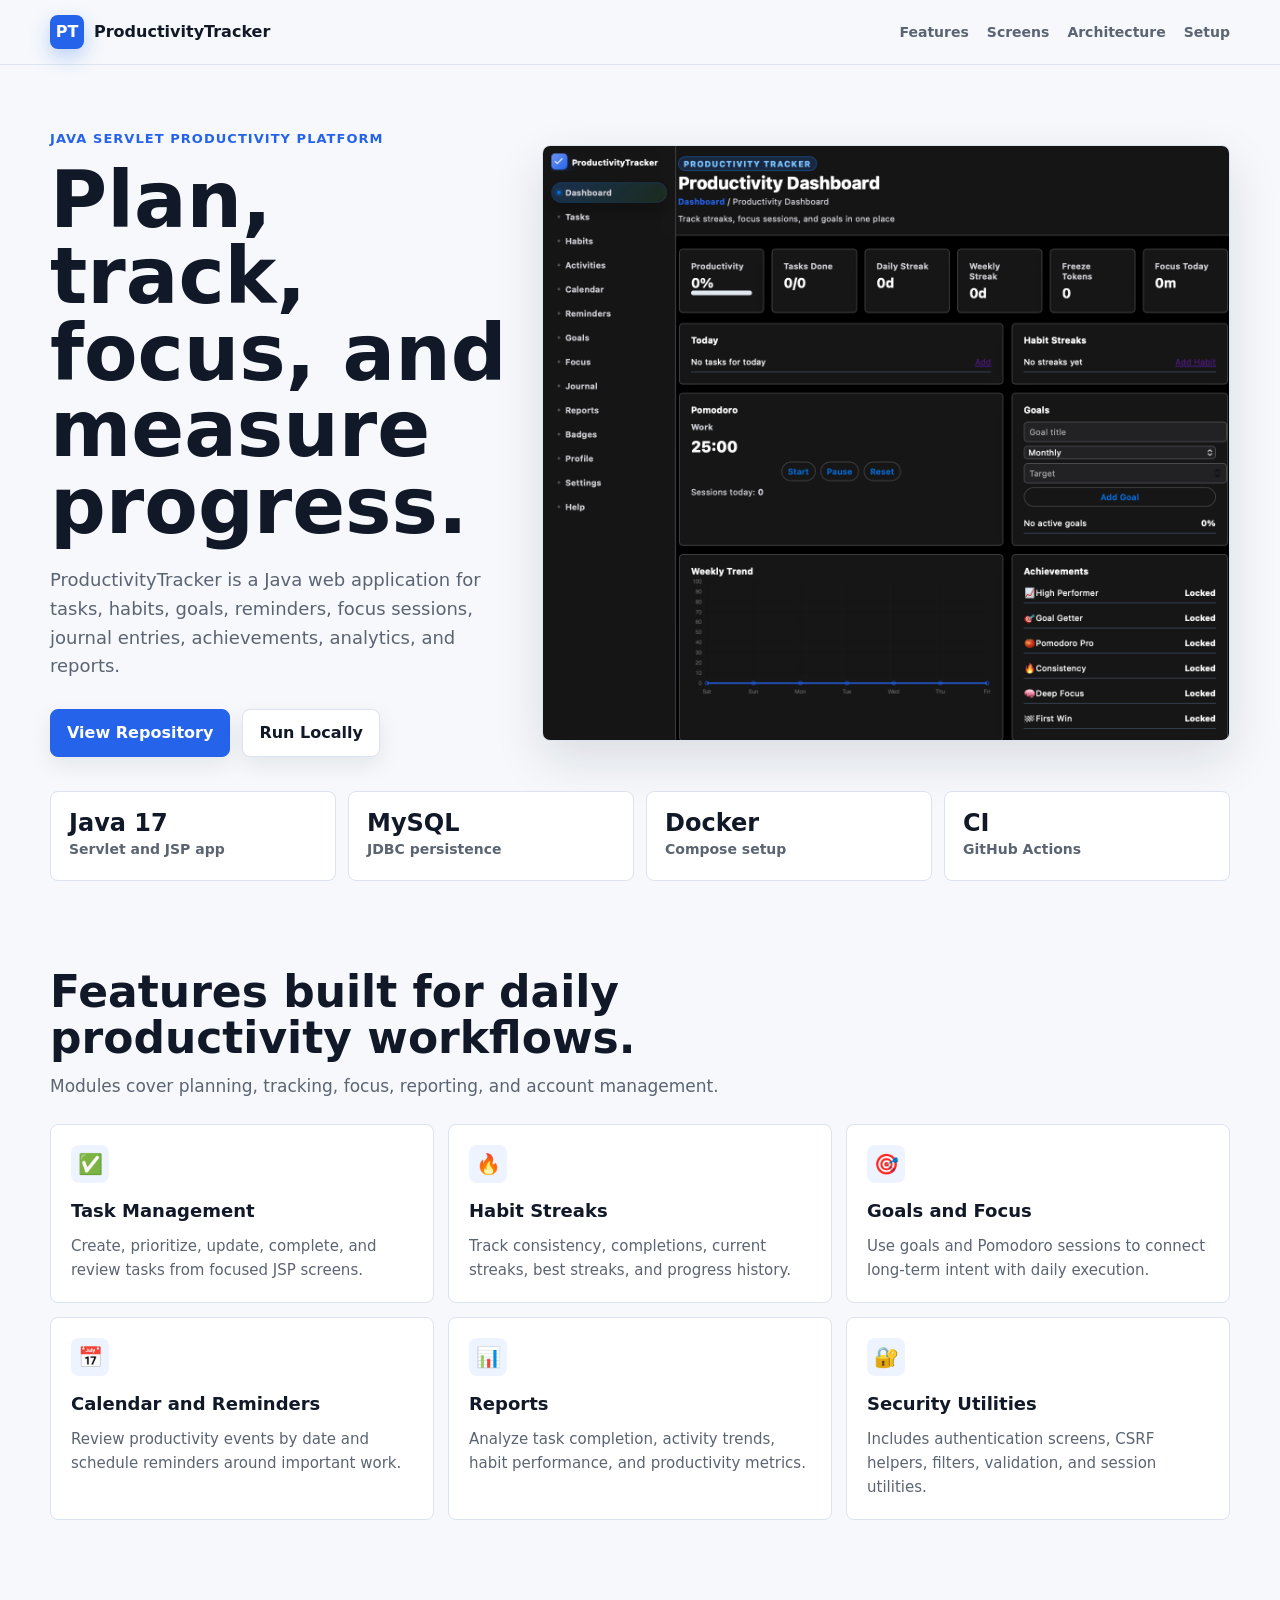
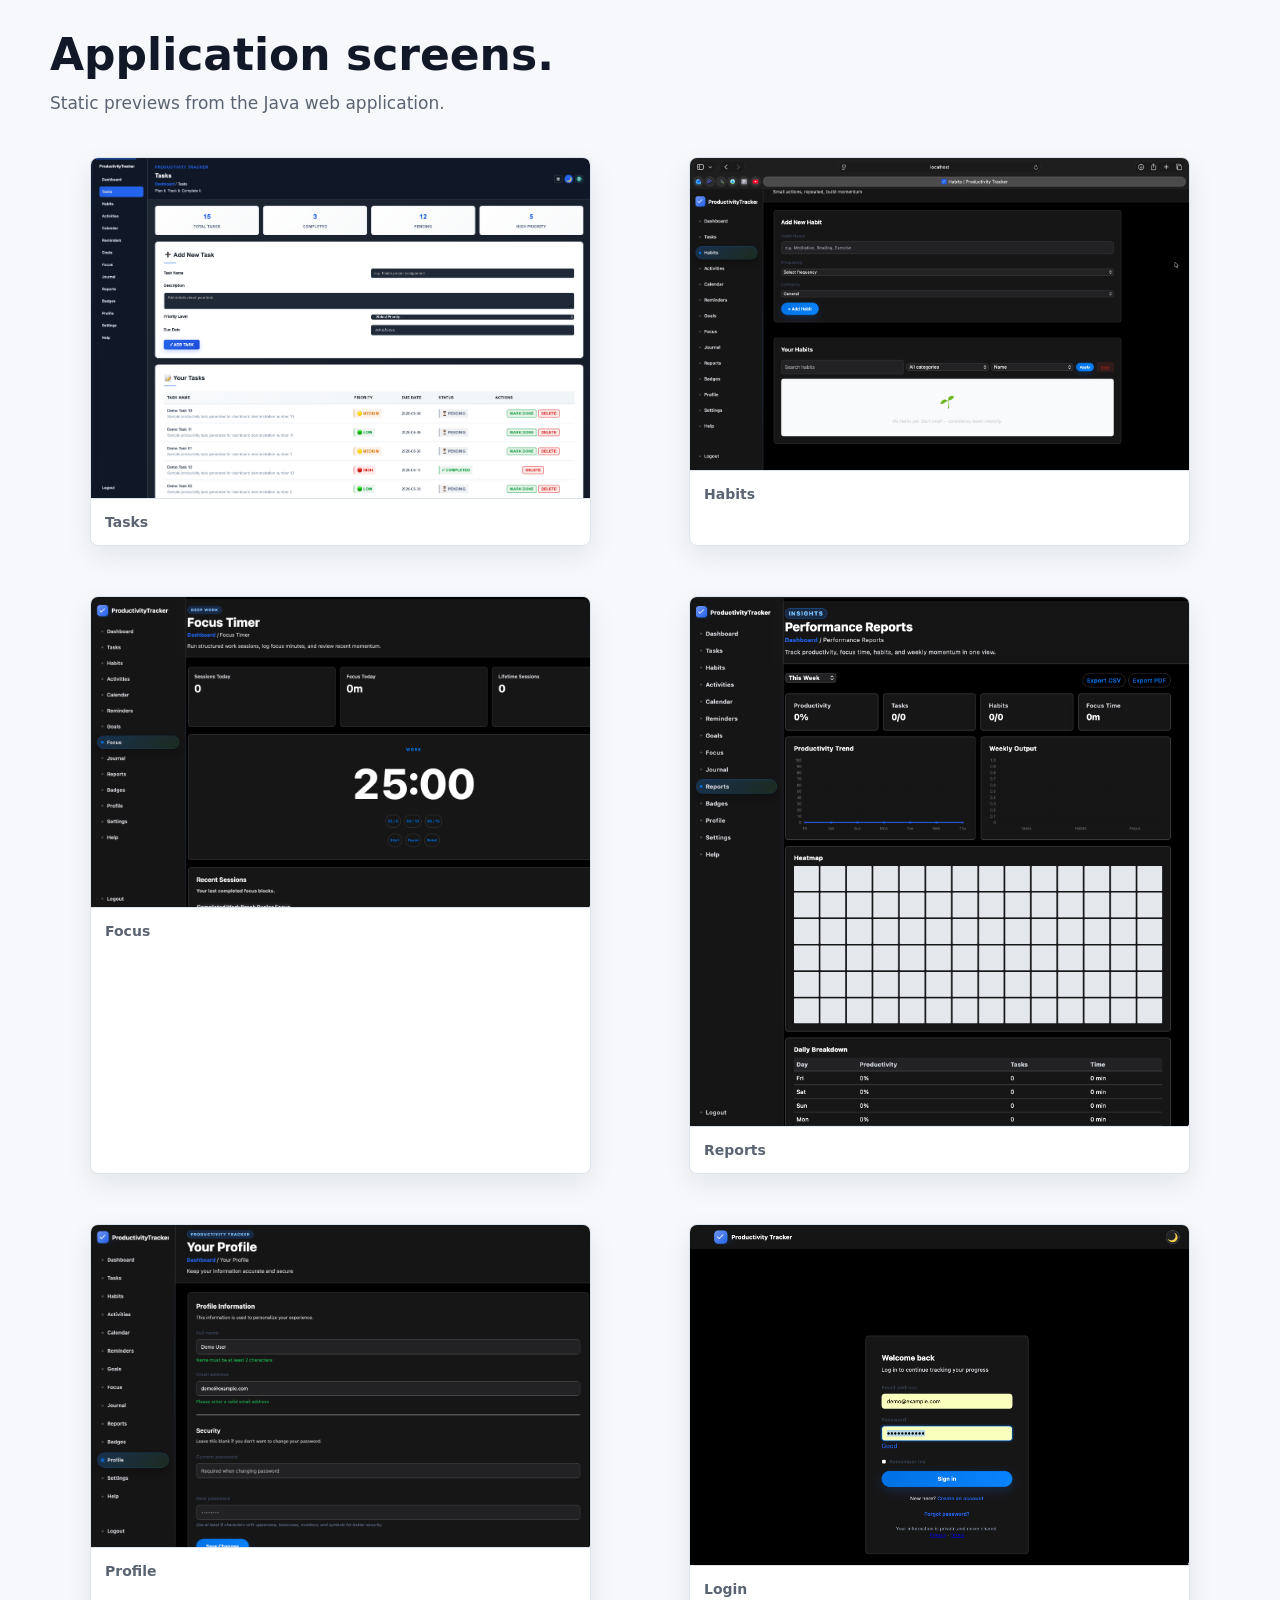
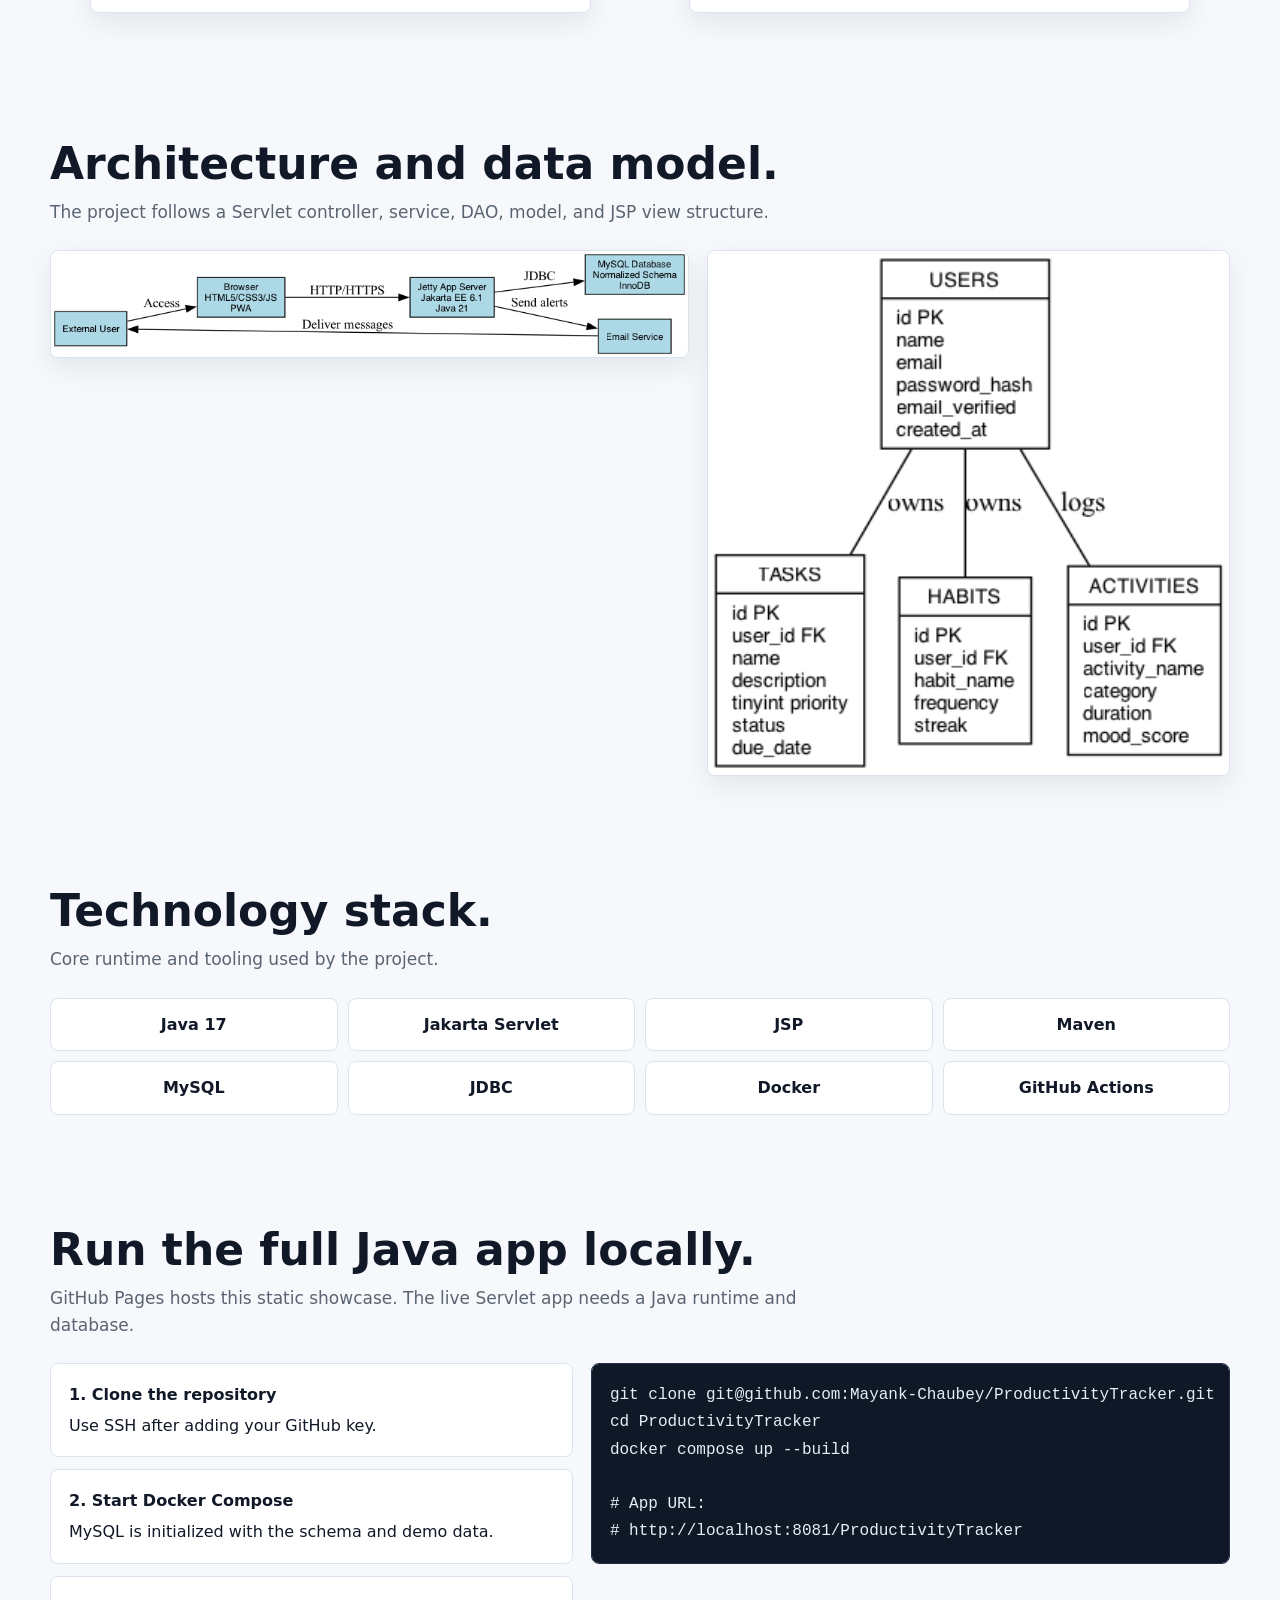
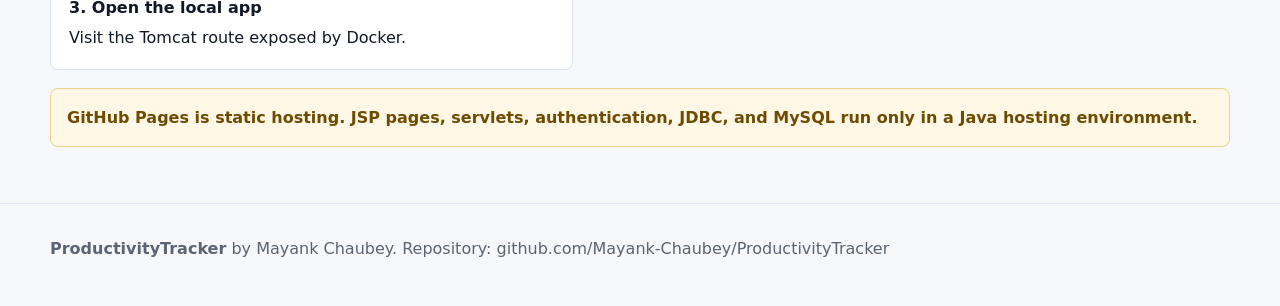
<file: index.html>
<!doctype html>
<html lang="en">
<head>
  <meta charset="utf-8">
  <meta name="viewport" content="width=device-width, initial-scale=1">
  <title>ProductivityTracker</title>
  <meta name="description" content="A Java web application for tracking tasks, habits, goals, focus sessions, reminders, journals, and productivity reports.">
  <style>
    :root {
      color-scheme: light;
      --bg: #f6f8fb;
      --surface: #ffffff;
      --surface-strong: #eef4ff;
      --text: #111827;
      --muted: #5b6472;
      --line: #dbe3ef;
      --blue: #2563eb;
      --green: #0f8a5f;
      --amber: #b7791f;
      --shadow: 0 18px 50px rgba(17, 24, 39, 0.12);
      --radius: 8px;
    }

    * {
      box-sizing: border-box;
    }

    html {
      scroll-behavior: smooth;
    }

    body {
      margin: 0;
      font-family: Inter, ui-sans-serif, system-ui, -apple-system, BlinkMacSystemFont, "Segoe UI", sans-serif;
      background: var(--bg);
      color: var(--text);
      line-height: 1.6;
    }

    a {
      color: inherit;
      text-decoration: none;
    }

    img {
      display: block;
      width: 100%;
      height: auto;
    }

    .shell {
      width: min(1180px, calc(100% - 32px));
      margin: 0 auto;
    }

    .topbar {
      position: sticky;
      top: 0;
      z-index: 10;
      border-bottom: 1px solid rgba(219, 227, 239, 0.85);
      background: rgba(246, 248, 251, 0.92);
      backdrop-filter: blur(12px);
    }

    .topbar-inner {
      min-height: 64px;
      display: flex;
      align-items: center;
      justify-content: space-between;
      gap: 20px;
    }

    .brand {
      display: inline-flex;
      align-items: center;
      gap: 10px;
      font-weight: 800;
      letter-spacing: 0;
    }

    .brand-mark {
      width: 34px;
      height: 34px;
      display: grid;
      place-items: center;
      border-radius: 8px;
      background: var(--blue);
      color: #fff;
      box-shadow: 0 8px 20px rgba(37, 99, 235, 0.28);
    }

    nav {
      display: flex;
      align-items: center;
      gap: 18px;
      color: var(--muted);
      font-size: 14px;
      font-weight: 650;
    }

    nav a:hover {
      color: var(--blue);
    }

    .hero {
      padding: 64px 0 32px;
    }

    .hero-grid {
      display: grid;
      grid-template-columns: minmax(0, 0.9fr) minmax(420px, 1.35fr);
      gap: 34px;
      align-items: center;
    }

    .eyebrow {
      color: var(--blue);
      font-weight: 800;
      text-transform: uppercase;
      font-size: 13px;
      letter-spacing: 0.08em;
      margin: 0 0 12px;
    }

    h1 {
      margin: 0;
      font-size: clamp(40px, 7vw, 78px);
      line-height: 0.98;
      letter-spacing: 0;
    }

    .hero-copy {
      margin: 22px 0 0;
      font-size: 18px;
      color: var(--muted);
      max-width: 620px;
    }

    .actions {
      display: flex;
      flex-wrap: wrap;
      gap: 12px;
      margin-top: 28px;
    }

    .button {
      display: inline-flex;
      min-height: 44px;
      align-items: center;
      justify-content: center;
      gap: 8px;
      border-radius: 8px;
      padding: 10px 16px;
      font-weight: 800;
      border: 1px solid var(--line);
      background: var(--surface);
      color: var(--text);
      box-shadow: 0 8px 22px rgba(17, 24, 39, 0.08);
    }

    .button.primary {
      background: var(--blue);
      border-color: var(--blue);
      color: #fff;
    }

    .hero-shot {
      overflow: hidden;
      border-radius: var(--radius);
      border: 1px solid var(--line);
      background: var(--surface);
      box-shadow: var(--shadow);
    }

    .stats {
      display: grid;
      grid-template-columns: repeat(4, minmax(0, 1fr));
      gap: 12px;
      margin: 34px 0 0;
    }

    .stat {
      padding: 18px;
      border: 1px solid var(--line);
      border-radius: var(--radius);
      background: var(--surface);
    }

    .stat strong {
      display: block;
      font-size: 24px;
      line-height: 1.1;
    }

    .stat span {
      color: var(--muted);
      font-size: 14px;
      font-weight: 650;
    }

    section {
      padding: 56px 0;
    }

    .section-head {
      max-width: 780px;
      margin-bottom: 24px;
    }

    .section-head h2 {
      margin: 0;
      font-size: clamp(28px, 4vw, 44px);
      line-height: 1.05;
      letter-spacing: 0;
    }

    .section-head p {
      margin: 12px 0 0;
      color: var(--muted);
      font-size: 17px;
    }

    .feature-grid {
      display: grid;
      grid-template-columns: repeat(3, minmax(0, 1fr));
      gap: 14px;
    }

    .feature {
      min-height: 170px;
      padding: 20px;
      border-radius: var(--radius);
      border: 1px solid var(--line);
      background: var(--surface);
    }

    .feature .icon {
      width: 38px;
      height: 38px;
      display: grid;
      place-items: center;
      border-radius: 8px;
      background: var(--surface-strong);
      margin-bottom: 14px;
      font-size: 20px;
    }

    .feature h3 {
      margin: 0;
      font-size: 18px;
    }

    .feature p {
      margin: 8px 0 0;
      color: var(--muted);
      font-size: 15px;
    }

    .gallery {
      display: grid;
      grid-template-columns: repeat(2, minmax(0, 1fr));
      gap: 18px;
    }

    .screen {
      overflow: hidden;
      border: 1px solid var(--line);
      border-radius: var(--radius);
      background: var(--surface);
      box-shadow: 0 10px 28px rgba(17, 24, 39, 0.08);
    }

    .screen figcaption {
      margin: 0;
      padding: 12px 14px;
      border-top: 1px solid var(--line);
      color: var(--muted);
      font-size: 14px;
      font-weight: 750;
    }

    .diagram-grid {
      display: grid;
      grid-template-columns: 1.1fr 0.9fr;
      gap: 18px;
      align-items: start;
    }

    .diagram {
      overflow: hidden;
      border: 1px solid var(--line);
      border-radius: var(--radius);
      background: var(--surface);
      box-shadow: 0 10px 28px rgba(17, 24, 39, 0.08);
    }

    .stack {
      display: grid;
      grid-template-columns: repeat(4, minmax(0, 1fr));
      gap: 10px;
    }

    .pill {
      padding: 13px 14px;
      border: 1px solid var(--line);
      border-radius: var(--radius);
      background: var(--surface);
      font-weight: 800;
      color: var(--text);
      text-align: center;
    }

    .setup {
      display: grid;
      grid-template-columns: minmax(0, 0.9fr) minmax(0, 1.1fr);
      gap: 18px;
      align-items: start;
    }

    .steps {
      margin: 0;
      padding: 0;
      list-style: none;
      display: grid;
      gap: 12px;
    }

    .steps li {
      padding: 18px;
      border: 1px solid var(--line);
      border-radius: var(--radius);
      background: var(--surface);
    }

    .steps strong {
      display: block;
      margin-bottom: 5px;
    }

    code,
    pre {
      font-family: "SFMono-Regular", Consolas, "Liberation Mono", monospace;
    }

    pre {
      margin: 0;
      overflow-x: auto;
      border-radius: var(--radius);
      background: #101827;
      color: #e5edf9;
      padding: 18px;
      line-height: 1.7;
      border: 1px solid #22304a;
    }

    .notice {
      margin-top: 18px;
      padding: 16px;
      border-radius: var(--radius);
      border: 1px solid #f0d38a;
      background: #fff8e6;
      color: #6f4b00;
      font-weight: 650;
    }

    footer {
      padding: 32px 0 44px;
      color: var(--muted);
      border-top: 1px solid var(--line);
    }

    @media (max-width: 900px) {
      .hero-grid,
      .diagram-grid,
      .setup {
        grid-template-columns: 1fr;
      }

      .hero-grid {
        gap: 24px;
      }

      .stats,
      .feature-grid,
      .stack {
        grid-template-columns: repeat(2, minmax(0, 1fr));
      }
    }

    @media (max-width: 620px) {
      .topbar-inner {
        align-items: flex-start;
        flex-direction: column;
        padding: 14px 0;
      }

      nav {
        width: 100%;
        overflow-x: auto;
        padding-bottom: 2px;
      }

      .hero {
        padding-top: 38px;
      }

      .stats,
      .feature-grid,
      .gallery,
      .stack {
        grid-template-columns: 1fr;
      }

      .button {
        width: 100%;
      }
    }
  </style>
</head>
<body>
  <header class="topbar">
    <div class="shell topbar-inner">
      <a class="brand" href="#top" aria-label="ProductivityTracker home">
        <span class="brand-mark">PT</span>
        <span>ProductivityTracker</span>
      </a>
      <nav aria-label="Primary navigation">
        <a href="#features">Features</a>
        <a href="#screens">Screens</a>
        <a href="#architecture">Architecture</a>
        <a href="#setup">Setup</a>
      </nav>
    </div>
  </header>

  <main id="top">
    <section class="hero">
      <div class="shell">
        <div class="hero-grid">
          <div>
            <p class="eyebrow">Java Servlet Productivity Platform</p>
            <h1>Plan, track, focus, and measure progress.</h1>
            <p class="hero-copy">
              ProductivityTracker is a Java web application for tasks, habits, goals, reminders, focus sessions,
              journal entries, achievements, analytics, and reports.
            </p>
            <div class="actions">
              <a class="button primary" href="https://github.com/Mayank-Chaubey/ProductivityTracker">View Repository</a>
              <a class="button" href="#setup">Run Locally</a>
            </div>
          </div>
          <div class="hero-shot">
            <img src="doc_images/ui-screens/dashboard-page.png" alt="ProductivityTracker dashboard showing productivity stats and charts">
          </div>
        </div>

        <div class="stats" aria-label="Project highlights">
          <div class="stat">
            <strong>Java 17</strong>
            <span>Servlet and JSP app</span>
          </div>
          <div class="stat">
            <strong>MySQL</strong>
            <span>JDBC persistence</span>
          </div>
          <div class="stat">
            <strong>Docker</strong>
            <span>Compose setup</span>
          </div>
          <div class="stat">
            <strong>CI</strong>
            <span>GitHub Actions</span>
          </div>
        </div>
      </div>
    </section>

    <section id="features">
      <div class="shell">
        <div class="section-head">
          <h2>Features built for daily productivity workflows.</h2>
          <p>Modules cover planning, tracking, focus, reporting, and account management.</p>
        </div>
        <div class="feature-grid">
          <article class="feature">
            <div class="icon">✅</div>
            <h3>Task Management</h3>
            <p>Create, prioritize, update, complete, and review tasks from focused JSP screens.</p>
          </article>
          <article class="feature">
            <div class="icon">🔥</div>
            <h3>Habit Streaks</h3>
            <p>Track consistency, completions, current streaks, best streaks, and progress history.</p>
          </article>
          <article class="feature">
            <div class="icon">🎯</div>
            <h3>Goals and Focus</h3>
            <p>Use goals and Pomodoro sessions to connect long-term intent with daily execution.</p>
          </article>
          <article class="feature">
            <div class="icon">📅</div>
            <h3>Calendar and Reminders</h3>
            <p>Review productivity events by date and schedule reminders around important work.</p>
          </article>
          <article class="feature">
            <div class="icon">📊</div>
            <h3>Reports</h3>
            <p>Analyze task completion, activity trends, habit performance, and productivity metrics.</p>
          </article>
          <article class="feature">
            <div class="icon">🔐</div>
            <h3>Security Utilities</h3>
            <p>Includes authentication screens, CSRF helpers, filters, validation, and session utilities.</p>
          </article>
        </div>
      </div>
    </section>

    <section id="screens">
      <div class="shell">
        <div class="section-head">
          <h2>Application screens.</h2>
          <p>Static previews from the Java web application.</p>
        </div>
        <div class="gallery">
          <figure class="screen">
            <img src="doc_images/ui-screens/tasks-page.png" alt="Tasks page">
            <figcaption>Tasks</figcaption>
          </figure>
          <figure class="screen">
            <img src="doc_images/ui-screens/habits-page.png" alt="Habits page">
            <figcaption>Habits</figcaption>
          </figure>
          <figure class="screen">
            <img src="doc_images/ui-screens/focus-page.png" alt="Focus page">
            <figcaption>Focus</figcaption>
          </figure>
          <figure class="screen">
            <img src="doc_images/ui-screens/reports-page.png" alt="Reports page">
            <figcaption>Reports</figcaption>
          </figure>
          <figure class="screen">
            <img src="doc_images/ui-screens/profile-page.png" alt="Profile page">
            <figcaption>Profile</figcaption>
          </figure>
          <figure class="screen">
            <img src="doc_images/ui-screens/login-page.png" alt="Login page">
            <figcaption>Login</figcaption>
          </figure>
        </div>
      </div>
    </section>

    <section id="architecture">
      <div class="shell">
        <div class="section-head">
          <h2>Architecture and data model.</h2>
          <p>The project follows a Servlet controller, service, DAO, model, and JSP view structure.</p>
        </div>
        <div class="diagram-grid">
          <div class="diagram">
            <img src="doc_images/architecture.png" alt="ProductivityTracker architecture diagram">
          </div>
          <div class="diagram">
            <img src="doc_images/er_diagram.png" alt="ProductivityTracker database ER diagram">
          </div>
        </div>
      </div>
    </section>

    <section>
      <div class="shell">
        <div class="section-head">
          <h2>Technology stack.</h2>
          <p>Core runtime and tooling used by the project.</p>
        </div>
        <div class="stack" aria-label="Technology stack">
          <div class="pill">Java 17</div>
          <div class="pill">Jakarta Servlet</div>
          <div class="pill">JSP</div>
          <div class="pill">Maven</div>
          <div class="pill">MySQL</div>
          <div class="pill">JDBC</div>
          <div class="pill">Docker</div>
          <div class="pill">GitHub Actions</div>
        </div>
      </div>
    </section>

    <section id="setup">
      <div class="shell">
        <div class="section-head">
          <h2>Run the full Java app locally.</h2>
          <p>GitHub Pages hosts this static showcase. The live Servlet app needs a Java runtime and database.</p>
        </div>
        <div class="setup">
          <ol class="steps">
            <li>
              <strong>1. Clone the repository</strong>
              Use SSH after adding your GitHub key.
            </li>
            <li>
              <strong>2. Start Docker Compose</strong>
              MySQL is initialized with the schema and demo data.
            </li>
            <li>
              <strong>3. Open the local app</strong>
              Visit the Tomcat route exposed by Docker.
            </li>
          </ol>
          <pre><code>git clone git@github.com:Mayank-Chaubey/ProductivityTracker.git
cd ProductivityTracker
docker compose up --build

# App URL:
# http://localhost:8081/ProductivityTracker</code></pre>
        </div>
        <div class="notice">
          GitHub Pages is static hosting. JSP pages, servlets, authentication, JDBC, and MySQL run only in a Java hosting environment.
        </div>
      </div>
    </section>
  </main>

  <footer>
    <div class="shell">
      <strong>ProductivityTracker</strong> by Mayank Chaubey. Repository:
      <a href="https://github.com/Mayank-Chaubey/ProductivityTracker">github.com/Mayank-Chaubey/ProductivityTracker</a>
    </div>
  </footer>
</body>
</html>
</file>
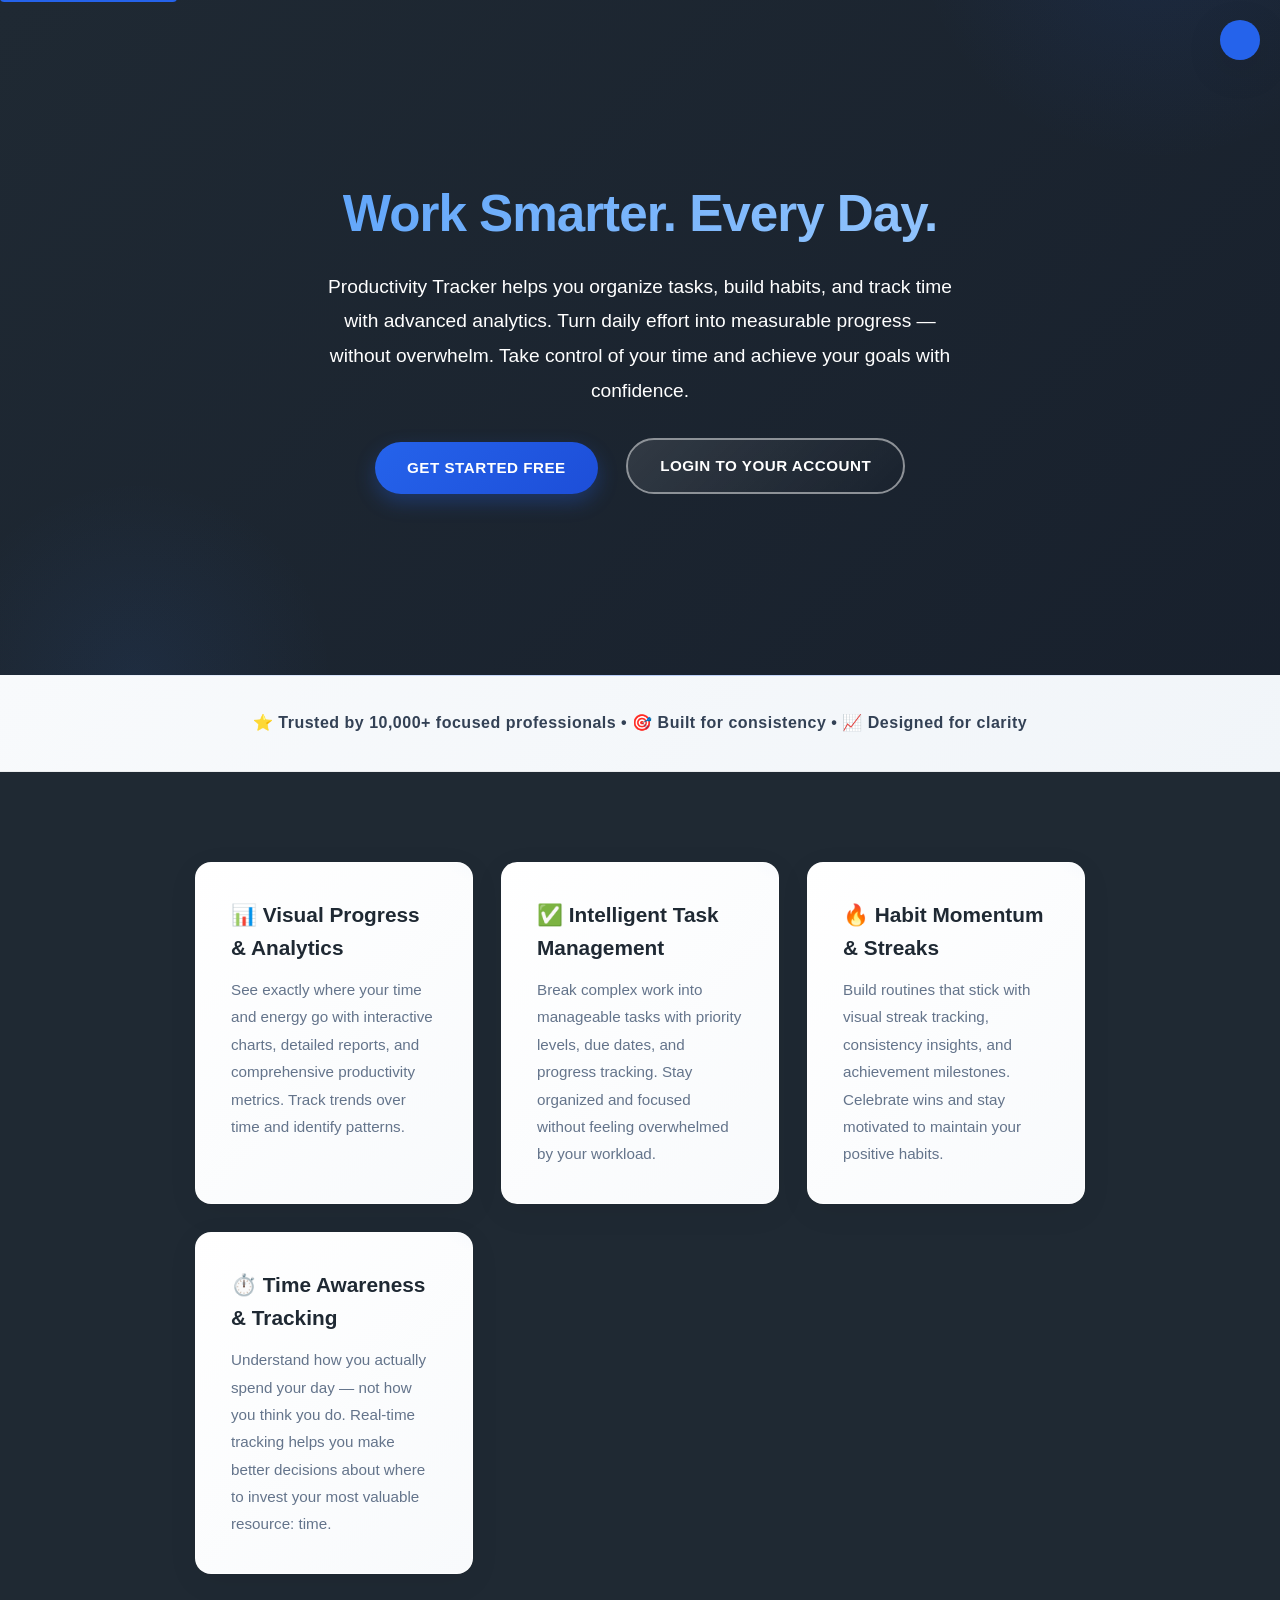
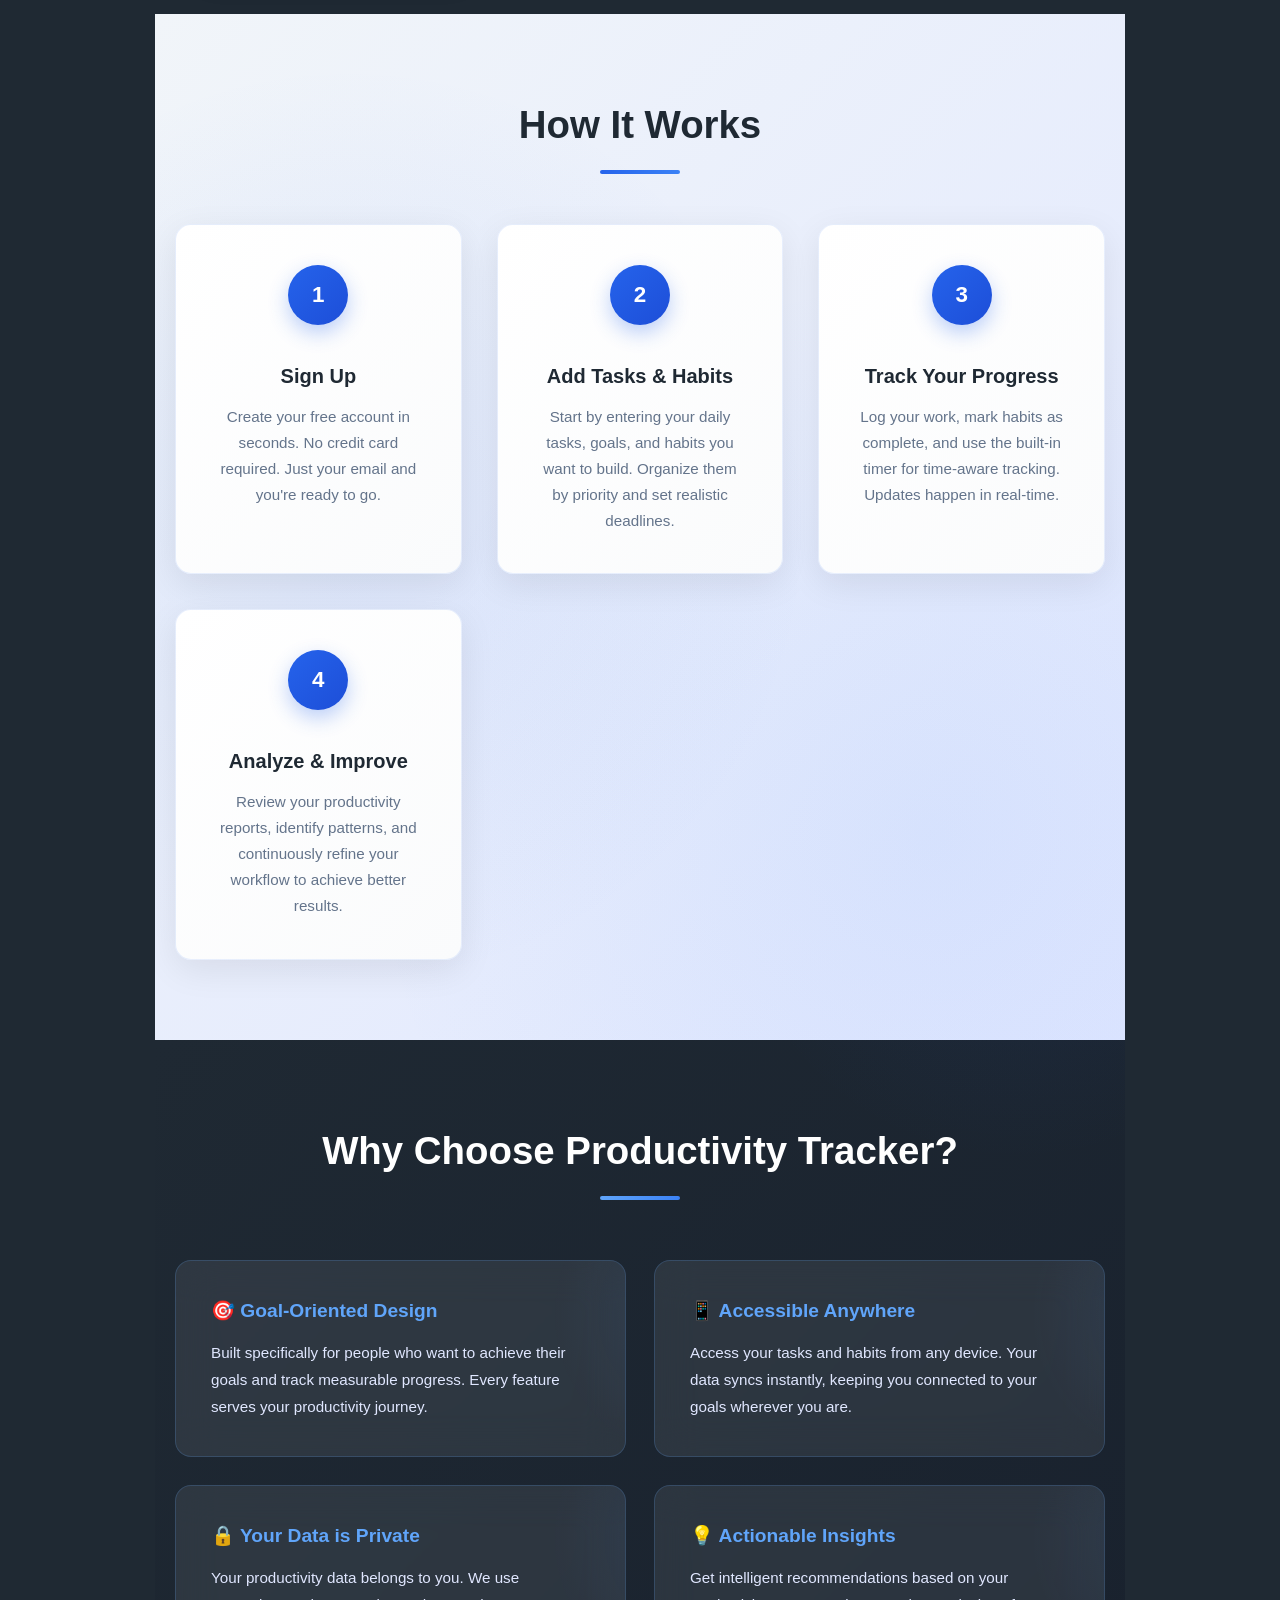
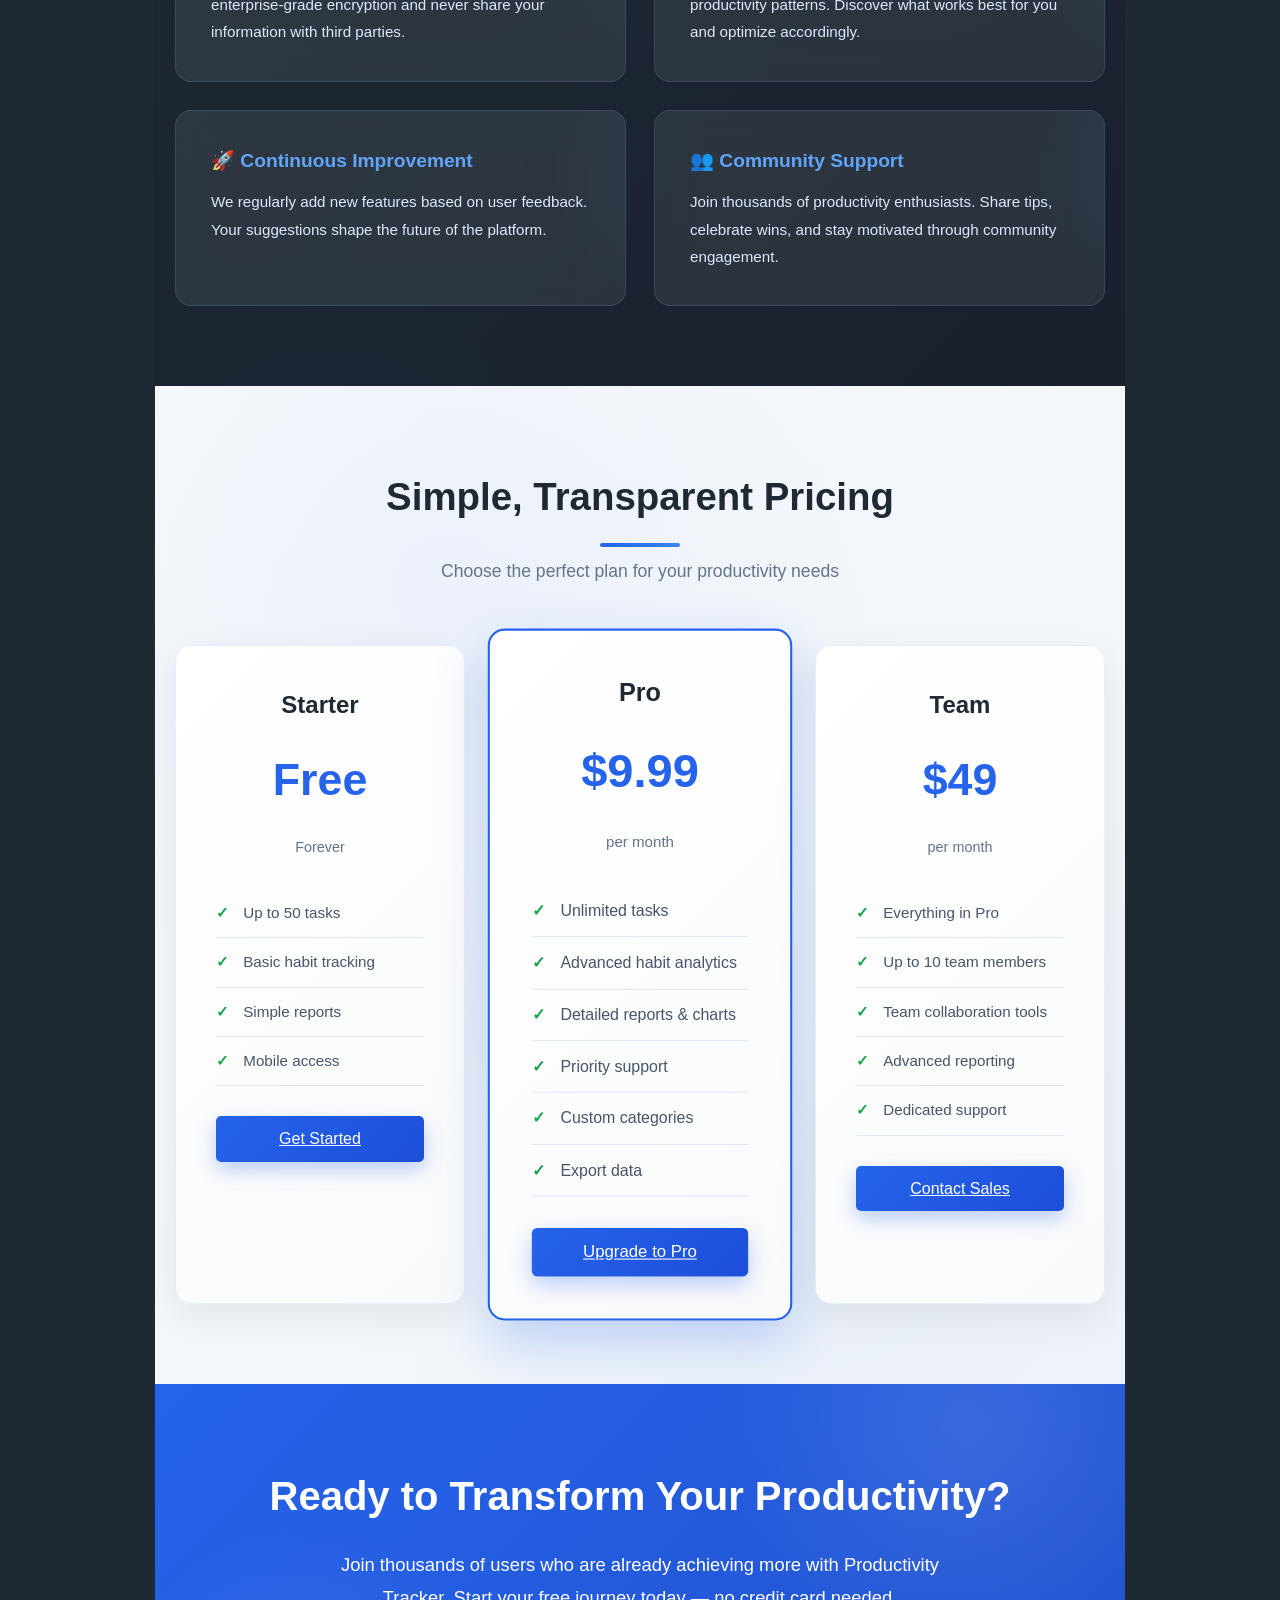
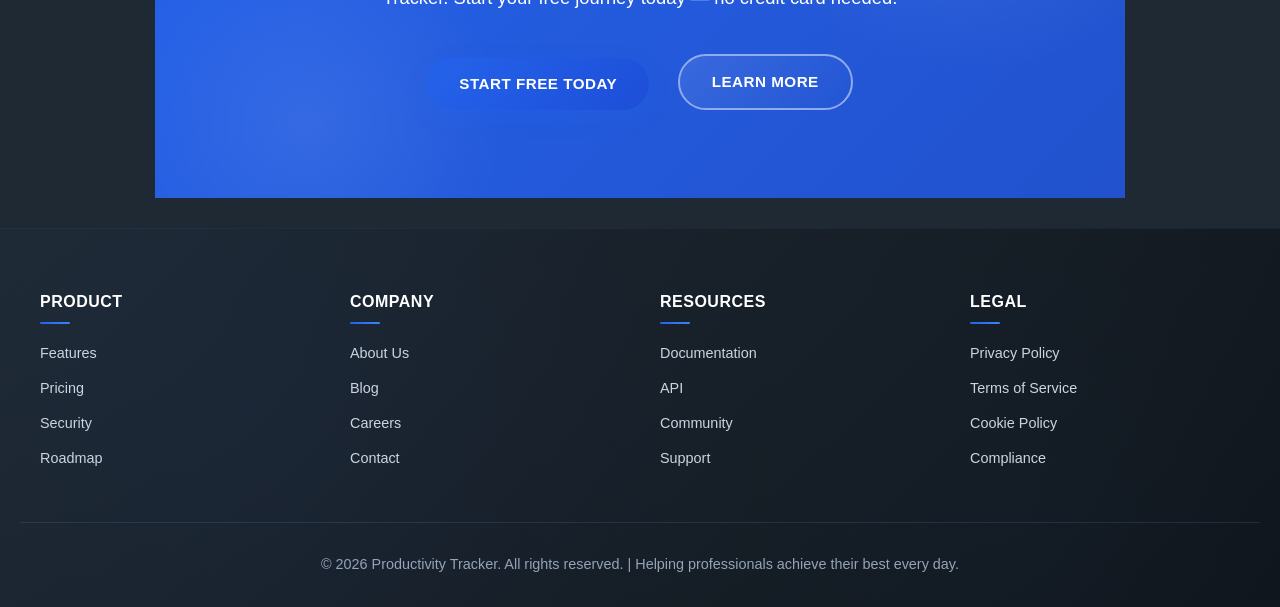
<file: src/main/webapp/index.html>
<!DOCTYPE html>
<html lang="en">
<head>
    <meta charset="UTF-8">
    <meta name="viewport" content="width=device-width, initial-scale=1.0">
    <meta name="description" content="Productivity Tracker - Organize tasks, build habits, and track progress with detailed analytics and time management tools.">
    <meta name="keywords" content="productivity, task management, habit tracking, time tracking, analytics">
    <meta name="author" content="Productivity Tracker Team">
    
    <title>Productivity Tracker | Work Smarter Every Day</title>
    
    <!-- PWA Manifest & Icons -->
    <link rel="manifest" href="manifest.json">
    <link rel="icon" type="image/png" href="assets/images/favicon.png">
    <meta name="theme-color" content="#2563eb">
    <meta name="apple-mobile-web-app-capable" content="yes">
    <meta name="apple-mobile-web-app-status-bar-style" content="black-translucent">
    <meta name="apple-mobile-web-app-title" content="ProdTracker">

    <!-- Base CSS -->
    <link rel="stylesheet" href="assets/css/style.css">
    <!-- Dark Mode & Animations -->
    <link rel="stylesheet" href="assets/css/dark-mode.css">
    <link rel="stylesheet" href="assets/css/animations.css">
    <!-- Index Page Styles -->
    <link rel="stylesheet" href="assets/css/index.css">
</head>
<body>

    <!-- HERO -->
    <section class="hero">
        <h1>Work Smarter. Every Day.</h1>
        <p>
            Productivity Tracker helps you organize tasks, build habits, and track time with 
            advanced analytics. Turn daily effort into measurable progress — without overwhelm. 
            Take control of your time and achieve your goals with confidence.
        </p>

        <div class="cta-buttons">
            <a href="jsp/register.jsp" class="cta-primary">Get Started Free</a>
            <a href="jsp/login.jsp" class="cta-secondary">Login to Your Account</a>
        </div>
    </section>

    <!-- TRUST -->
    <div class="trust">
        ⭐ Trusted by 10,000+ focused professionals • 🎯 Built for consistency • 📈 Designed for clarity
    </div>

    <!-- FEATURES -->
    <main class="content">
        <section>
            <div class="features">

                <div class="feature-card">
                    <h3>📊 Visual Progress & Analytics</h3>
                    <p>See exactly where your time and energy go with interactive charts, detailed reports, and comprehensive productivity metrics. Track trends over time and identify patterns.</p>
                </div>

                <div class="feature-card">
                    <h3>✅ Intelligent Task Management</h3>
                    <p>Break complex work into manageable tasks with priority levels, due dates, and progress tracking. Stay organized and focused without feeling overwhelmed by your workload.</p>
                </div>

                <div class="feature-card">
                    <h3>🔥 Habit Momentum & Streaks</h3>
                    <p>Build routines that stick with visual streak tracking, consistency insights, and achievement milestones. Celebrate wins and stay motivated to maintain your positive habits.</p>
                </div>

                <div class="feature-card">
                    <h3>⏱️ Time Awareness & Tracking</h3>
                    <p>Understand how you actually spend your day — not how you think you do. Real-time tracking helps you make better decisions about where to invest your most valuable resource: time.</p>
                </div>

            </div>
        </section>

        <!-- HOW IT WORKS -->
        <section class="how-it-works">
            <h2>How It Works</h2>
            <div class="steps">
                <div class="step">
                    <div class="step-number">1</div>
                    <h3>Sign Up</h3>
                    <p>Create your free account in seconds. No credit card required. Just your email and you're ready to go.</p>
                </div>

                <div class="step">
                    <div class="step-number">2</div>
                    <h3>Add Tasks & Habits</h3>
                    <p>Start by entering your daily tasks, goals, and habits you want to build. Organize them by priority and set realistic deadlines.</p>
                </div>

                <div class="step">
                    <div class="step-number">3</div>
                    <h3>Track Your Progress</h3>
                    <p>Log your work, mark habits as complete, and use the built-in timer for time-aware tracking. Updates happen in real-time.</p>
                </div>

                <div class="step">
                    <div class="step-number">4</div>
                    <h3>Analyze & Improve</h3>
                    <p>Review your productivity reports, identify patterns, and continuously refine your workflow to achieve better results.</p>
                </div>
            </div>
        </section>

        <!-- BENEFITS SECTION -->
        <section class="benefits">
            <h2>Why Choose Productivity Tracker?</h2>
            <div class="benefits-grid">
                <div class="benefit-item">
                    <h3>🎯 Goal-Oriented Design</h3>
                    <p>Built specifically for people who want to achieve their goals and track measurable progress. Every feature serves your productivity journey.</p>
                </div>

                <div class="benefit-item">
                    <h3>📱 Accessible Anywhere</h3>
                    <p>Access your tasks and habits from any device. Your data syncs instantly, keeping you connected to your goals wherever you are.</p>
                </div>

                <div class="benefit-item">
                    <h3>🔒 Your Data is Private</h3>
                    <p>Your productivity data belongs to you. We use enterprise-grade encryption and never share your information with third parties.</p>
                </div>

                <div class="benefit-item">
                    <h3>💡 Actionable Insights</h3>
                    <p>Get intelligent recommendations based on your productivity patterns. Discover what works best for you and optimize accordingly.</p>
                </div>

                <div class="benefit-item">
                    <h3>🚀 Continuous Improvement</h3>
                    <p>We regularly add new features based on user feedback. Your suggestions shape the future of the platform.</p>
                </div>

                <div class="benefit-item">
                    <h3>👥 Community Support</h3>
                    <p>Join thousands of productivity enthusiasts. Share tips, celebrate wins, and stay motivated through community engagement.</p>
                </div>
            </div>
        </section>

        <!-- PRICING SECTION -->
        <section class="pricing-section">
            <h2>Simple, Transparent Pricing</h2>
            <p>Choose the perfect plan for your productivity needs</p>

            <div class="pricing-cards">
                <div class="pricing-card">
                    <h3>Starter</h3>
                    <div class="price">Free</div>
                    <p class="price-period">Forever</p>
                    <ul class="features-list">
                        <li>Up to 50 tasks</li>
                        <li>Basic habit tracking</li>
                        <li>Simple reports</li>
                        <li>Mobile access</li>
                    </ul>
                    <a href="jsp/register.jsp" class="cta-primary" style="display: block; text-align: center; padding: 10px; margin-top: 20px; border-radius: 5px;">Get Started</a>
                </div>

                <div class="pricing-card featured">
                    <h3>Pro</h3>
                    <div class="price">$9.99</div>
                    <p class="price-period">per month</p>
                    <ul class="features-list">
                        <li>Unlimited tasks</li>
                        <li>Advanced habit analytics</li>
                        <li>Detailed reports & charts</li>
                        <li>Priority support</li>
                        <li>Custom categories</li>
                        <li>Export data</li>
                    </ul>
                    <a href="jsp/register.jsp" class="cta-primary" style="display: block; text-align: center; padding: 10px; margin-top: 20px; border-radius: 5px;">Upgrade to Pro</a>
                </div>

                <div class="pricing-card">
                    <h3>Team</h3>
                    <div class="price">$49</div>
                    <p class="price-period">per month</p>
                    <ul class="features-list">
                        <li>Everything in Pro</li>
                        <li>Up to 10 team members</li>
                        <li>Team collaboration tools</li>
                        <li>Advanced reporting</li>
                        <li>Dedicated support</li>
                    </ul>
                    <a href="jsp/register.jsp" class="cta-primary" style="display: block; text-align: center; padding: 10px; margin-top: 20px; border-radius: 5px;">Contact Sales</a>
                </div>
            </div>
        </section>

        <!-- CALL TO ACTION -->
        <section class="cta-section">
            <h2>Ready to Transform Your Productivity?</h2>
            <p>Join thousands of users who are already achieving more with Productivity Tracker. Start your free journey today — no credit card needed.</p>
            <div class="cta-buttons">
                <a href="jsp/register.jsp" class="cta-primary">Start Free Today</a>
                <a href="#" class="cta-secondary">Learn More</a>
            </div>
        </section>
    </main>

    <!-- FOOTER -->
    <footer class="footer-enhanced">
        <div class="footer-content">
            <div class="footer-section">
                <h3>Product</h3>
                <a href="#">Features</a>
                <a href="#">Pricing</a>
                <a href="#">Security</a>
                <a href="#">Roadmap</a>
            </div>

            <div class="footer-section">
                <h3>Company</h3>
                <a href="#">About Us</a>
                <a href="#">Blog</a>
                <a href="#">Careers</a>
                <a href="#">Contact</a>
            </div>

            <div class="footer-section">
                <h3>Resources</h3>
                <a href="#">Documentation</a>
                <a href="#">API</a>
                <a href="#">Community</a>
                <a href="#">Support</a>
            </div>

            <div class="footer-section">
                <h3>Legal</h3>
                <a href="#">Privacy Policy</a>
                <a href="#">Terms of Service</a>
                <a href="#">Cookie Policy</a>
                <a href="#">Compliance</a>
            </div>
        </div>

        <div class="footer-bottom">
            <p>&copy; 2026 Productivity Tracker. All rights reserved. | Helping professionals achieve their best every day.</p>
        </div>
    </footer>

    <!-- Service Worker Registration -->
    <script>
        if ('serviceWorker' in navigator) {
            window.addEventListener('load', () => {
                navigator.serviceWorker.register('assets/js/sw.js')
                    .then(reg => console.log('✓ Service Worker registered'))
                    .catch(err => console.log('Service Worker registration failed:', err));
            });
        }
    </script>

    <!-- Theme & Accessibility -->
    <script src="assets/js/theme.js"></script>
    <script src="assets/js/accessibility.js"></script>

</body>
</html>
</file>
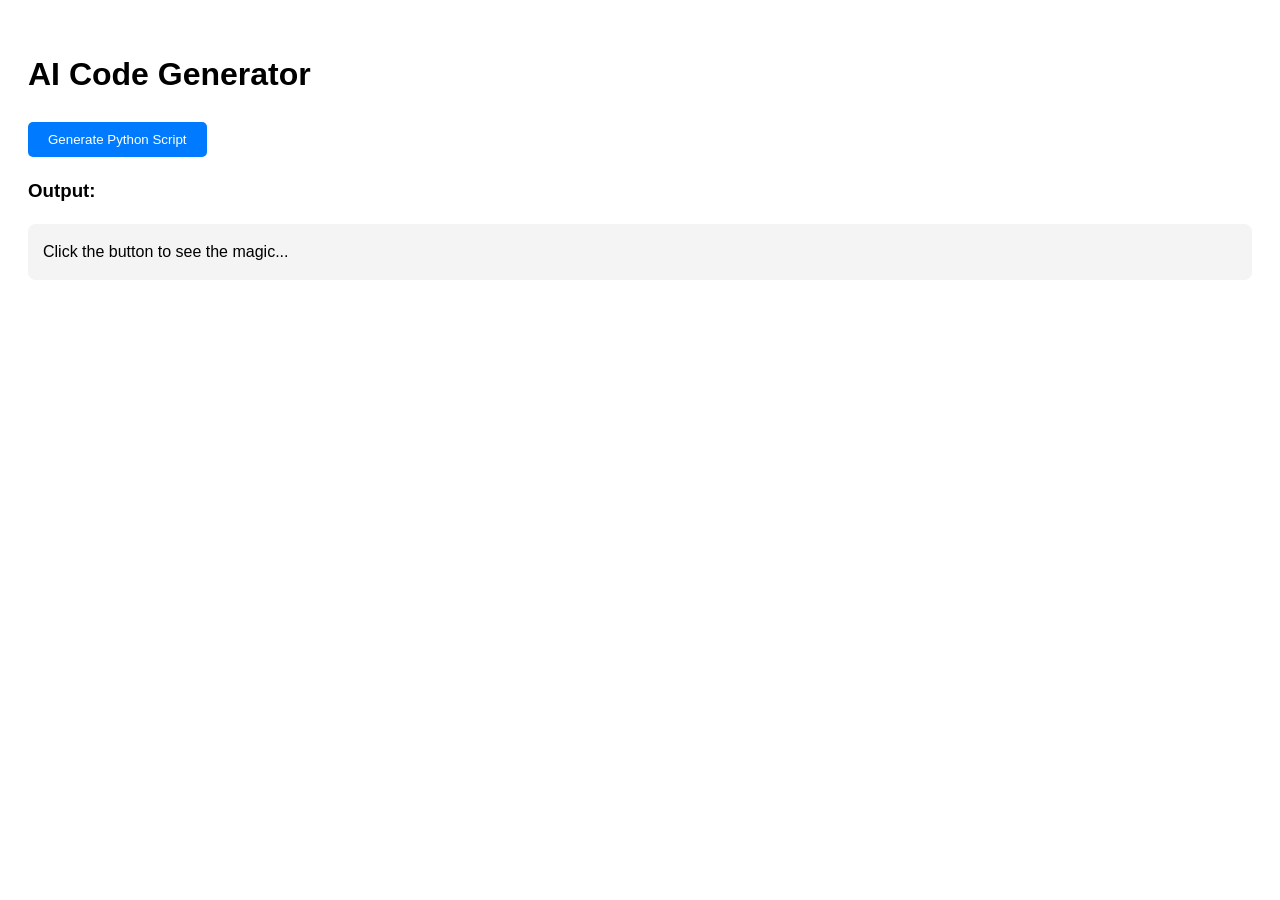
<file: src/main/webapp/jsp/ai.html>
<!DOCTYPE html>
<html lang="en">
<head>
    <meta charset="UTF-8">
    <meta name="viewport" content="width=device-width, initial-scale=1.0">
    <title>Puter.js Codex Demo</title>
    <!-- 1. Import Puter.js Library -->
    <script src="https://js.puter.com/v2/"></script>
    <style>
        body { font-family: sans-serif; padding: 20px; line-height: 1.6; }
        #output { background: #f4f4f4; padding: 15px; border-radius: 8px; white-space: pre-wrap; }
        button { padding: 10px 20px; cursor: pointer; background: #007bff; color: white; border: none; border-radius: 5px; }
    </style>
</head>
<body>

    <h1>AI Code Generator</h1>
    <button onclick="generateCode()">Generate Python Script</button>
    
    <h3>Output:</h3>
    <div id="output">Click the button to see the magic...</div>

    <script>
        async function generateCode() {
    const outputDiv = document.getElementById('output');
    outputDiv.innerText = "Processing with Codex Max (Deep Reasoning)...";

    try {
        // Model change kiya gaya hai: openai/gpt-5.1-codex-max
        const response = await puter.ai.chat(
            "Write a robust Python script for an enterprise-level binary search with full error handling and unit tests.",
            { 
                model: "openai/gpt-5.1-codex-max" 
            }
        );

        // Result display karne ke liye
        outputDiv.innerText = response;
    } catch (error) {
        outputDiv.innerText = "Error: " + error.message;
    }
}
    </script>
</body>
</html>
</file>
<file: src/main/webapp/assets/css/style.css>
/* ========== Global Reset ========== */
* {
    margin: 0;
    padding: 0;
    box-sizing: border-box;
    font-family: Arial, Helvetica, sans-serif;
}

/* ========== Body ========== */
body {
    background-color: #f4f6f8;
    color: #333;
    line-height: 1.6;
}

/* ========== Header ========== */
.header {
    background-color: #1f2933;
    color: #ffffff;
    padding: 20px;
    text-align: center;
}

.header h1 {
    margin-bottom: 5px;
}

.header p {
    font-size: 14px;
    opacity: 0.9;
}

/* ========== Main Layout ========== */
.dashboard,
.content {
    max-width: 1000px;
    margin: 30px auto;
    padding: 0 15px;
}

/* ========== Cards ========== */
.card {
    background-color: #ffffff;
    padding: 20px;
    margin-bottom: 20px;
    border-radius: 6px;
    box-shadow: 0 2px 6px rgba(0,0,0,0.08);
}

.card h2 {
    margin-bottom: 15px;
    color: #1f2933;
}

/* ========== Percentage Display ========== */
.percentage {
    font-size: 40px;
    font-weight: bold;
    text-align: center;
    margin-top: 10px;
}

/* ========== Forms ========== */
.form-group {
    margin-bottom: 15px;
}

label {
    display: block;
    margin-bottom: 5px;
    font-weight: bold;
}

input,
select {
    width: 100%;
    padding: 8px;
    border: 1px solid #ccc;
    border-radius: 4px;
}

button {
    background-color: #2563eb;
    color: #ffffff;
    padding: 10px 15px;
    border: none;
    border-radius: 4px;
    cursor: pointer;
}

button:hover {
    background-color: #1e40af;
}

/* ========== Auth Pages ========== */
.auth-container {
    max-width: 400px;
    margin: 80px auto;
    padding: 25px;
    background-color: #ffffff;
    border-radius: 6px;
    box-shadow: 0 2px 8px rgba(0,0,0,0.1);
}

.auth-container h2 {
    text-align: center;
    margin-bottom: 20px;
}

.switch-link {
    margin-top: 15px;
    text-align: center;
}

.switch-link a {
    color: #2563eb;
    text-decoration: none;
}

/* ========== Tables ========== */
table {
    width: 100%;
    border-collapse: collapse;
}

table thead {
    background-color: #e5e7eb;
}

table th,
table td {
    padding: 10px;
    text-align: left;
    border-bottom: 1px solid #ddd;
}

/* ========== Navigation Links ========== */
.nav-links a {
    display: inline-block;
    margin-right: 10px;
    margin-bottom: 10px;
    text-decoration: none;
    color: #2563eb;
    font-weight: bold;
}

/* ========== Footer ========== */
.footer {
    text-align: center;
    margin: 30px 0;
}

.footer a {
    color: #2563eb;
    text-decoration: none;
}

/* ========== Errors ========== */
.error {
    color: red;
    margin-bottom: 10px;
    text-align: center;
}

.error-container {
    max-width: 500px;
    margin: 100px auto;
    background-color: #ffffff;
    padding: 30px;
    text-align: center;
    border-radius: 6px;
    box-shadow: 0 2px 8px rgba(0,0,0,0.1);
}

.error-details {
    background-color: #fef2f2;
    color: #b91c1c;
    padding: 10px;
    margin: 15px 0;
    border-radius: 4px;
}

.error-actions a {
    margin: 0 10px;
    text-decoration: none;
    color: #2563eb;
    font-weight: bold;
}

/* ========== Charts Placeholder ========== */
.chart-box {
    height: 200px;
    display: flex;
    align-items: center;
    justify-content: center;
    background-color: #f1f5f9;
    border-radius: 4px;
    color: #555;
}

.bar-chart {
    display: flex;
    align-items: flex-end;
    justify-content: space-around;
    height: 200px;
    padding: 20px;
}

.bar-item {
    display: flex;
    flex-direction: column;
    align-items: center;
    width: 40px;
}

.bar {
    width: 100%;
    height: 0;
    background: linear-gradient(180deg, #2563eb, #60a5fa);
    border-radius: 6px 6px 0 0;
    animation: growBar 1s ease forwards;
    animation-delay: 0.1s;
}

/* height based on value */
.bar {
    height: calc(var(--value) * 1%);
}

.label {
    margin-top: 8px;
    font-size: 12px;
    color: #475569;
}

@keyframes growBar {
    from {
        height: 0;
    }
    to {
        height: calc(var(--value) * 1%);
    }
}
#timer {
    font-size: 32px;
    font-weight: bold;
    transition: color 0.3s ease;
}

.timer-active {
    animation: pulse 1.8s ease-in-out infinite;
}

@keyframes pulse {
    0% { opacity: 1; }
    50% { opacity: 0.6; }
    100% { opacity: 1; }
}

.field-error {
    margin-top: 4px;
    font-size: 12px;
    color: #dc2626;
}
</file>
<file: src/main/webapp/assets/css/dark-mode.css>
/* Dark Mode Stylesheet & Theme Variables */

:root {
  /* Light mode (default) */
  --bg-primary: #ffffff;
  --bg-secondary: #f9fafb;
  --bg-tertiary: #1f2933;
  --text-primary: #1f2937;
  --text-secondary: #6b7280;
  --text-light: #9ca3af;
  --border-color: #e5e7eb;
  --shadow-sm: 0 2px 8px rgba(0, 0, 0, 0.04);
  --shadow-md: 0 10px 40px rgba(0, 0, 0, 0.1);
  --shadow-lg: 0 18px 50px rgba(2, 6, 23, 0.15);
  --accent-primary: #2563eb;
  --accent-secondary: #16a34a;
  --accent-danger: #dc2626;
}

@media (prefers-color-scheme: dark) {
  :root {
    --bg-primary: #111827;
    --bg-secondary: #1f2937;
    --bg-tertiary: #f9fafb;
    --text-primary: #f3f4f6;
    --text-secondary: #d1d5db;
    --text-light: #9ca3af;
    --border-color: #374151;
    --shadow-sm: 0 2px 8px rgba(0, 0, 0, 0.3);
    --shadow-md: 0 10px 40px rgba(0, 0, 0, 0.5);
    --shadow-lg: 0 18px 50px rgba(0, 0, 0, 0.6);
  }
}

/* Dark mode toggle styles */
body {
  transition: background-color 0.3s ease, color 0.3s ease;
}

body.dark-mode {
  --bg-primary: #111827;
  --bg-secondary: #1f2937;
  --text-primary: #f3f4f6;
  --text-secondary: #d1d5db;
  --border-color: #374151;
}

body.light-mode {
  --bg-primary: #ffffff;
  --bg-secondary: #f9fafb;
  --text-primary: #1f2937;
  --text-secondary: #6b7280;
  --border-color: #e5e7eb;
}

/* Apply theme to common elements */
body { color: var(--text-primary); background-color: var(--bg-tertiary); }
.card { background-color: var(--bg-primary); color: var(--text-primary); }
.header { color: white; }
input, select, textarea { 
  background-color: var(--bg-secondary); 
  color: var(--text-primary); 
  border-color: var(--border-color);
}
label { color: var(--text-primary); }
.stat-item { background: linear-gradient(135deg, var(--bg-secondary) 0%, var(--bg-primary) 100%); }

/* Dark mode toggle button */
.theme-toggle {
  background: var(--accent-primary);
  border: none;
  border-radius: 50%;
  width: 40px;
  height: 40px;
  font-size: 20px;
  cursor: pointer;
  transition: all 0.3s ease;
  display: flex;
  align-items: center;
  justify-content: center;
  color: white;
  box-shadow: 0 2px 8px rgba(37, 99, 235, 0.2);
}

/* In fixed position (legacy placement) */
.theme-toggle:not(.page-header .theme-toggle) {
  position: fixed;
  top: 20px;
  right: 20px;
  z-index: 9999;
  box-shadow: var(--shadow-md);
}

.theme-toggle:hover {
  transform: scale(1.08);
  box-shadow: 0 6px 20px rgba(37, 99, 235, 0.3);
}

.theme-toggle:active {
  transform: scale(0.95);
}

@media (max-width: 768px) {
  .theme-toggle:not(.page-header .theme-toggle) {
    top: 12px;
    right: 12px;
    width: 44px;
    height: 44px;
    font-size: 20px;
  }
}

/* Smooth transitions for theme changes */
* {
  transition: background-color 0.2s ease, color 0.2s ease, border-color 0.2s ease;
}

/* Reduce motion for accessibility */
@media (prefers-reduced-motion: reduce) {
  * { transition: none; animation: none; }
}
</file>
<file: src/main/webapp/assets/css/animations.css>
/* Additional micro-animations, motion, and accessibility enhancements */

/* ===== ACCESSIBILITY: SKIP LINK ===== */
.skip-link {
    position: absolute;
    top: -40px;
    left: 0;
    background: var(--accent-primary, #2563eb);
    color: white;
    padding: 8px 16px;
    text-decoration: none;
    border-radius: 0 0 4px 0;
    z-index: 10000;
    font-weight: 600;
    transition: top 0.2s ease;
}

.skip-link:focus {
    top: 0;
    outline: 2px solid white;
}

/* ===== PAGE HEADER (FOR AUTH PAGES) ===== */
.page-header {
    background: linear-gradient(135deg, #1f2933 0%, #111827 100%);
    padding: 16px 20px;
    display: flex;
    align-items: center;
    justify-content: space-between;
    box-shadow: 0 4px 12px rgba(0, 0, 0, 0.1);
    position: relative;
    z-index: 1000;
}

.page-header::before {
    content: '';
    position: absolute;
    top: 0;
    left: 0;
    right: 0;
    height: 1px;
    background: linear-gradient(90deg, transparent, rgba(37, 99, 235, 0.3), transparent);
}

.page-header .header-inner {
    display: flex;
    align-items: center;
    justify-content: space-between;
    width: 100%;
    max-width: 1200px;
    margin: 0 auto;
}

.page-header .brand {
    color: white;
    text-decoration: none;
    font-weight: 700;
    font-size: 1.1rem;
    transition: color 0.3s ease;
}

.page-header .brand:hover {
    color: #60a5fa;
}

/* ===== FOCUS & INTERACTION STATES ===== */
:focus-visible {
    outline: 3px solid var(--accent-primary, #2563eb);
    outline-offset: 2px;
}

button:focus-visible, a:focus-visible, input:focus-visible, select:focus-visible {
    outline: 2px solid var(--accent-primary, #2563eb);
    outline-offset: 2px;
}

/* ===== CARD ANIMATIONS ===== */
.card {
    transition: transform 0.28s cubic-bezier(.2,.9,.2,1), box-shadow 0.28s;
}

.card:hover {
    transform: translateY(-6px);
    box-shadow: 0 18px 50px rgba(2,6,23,0.15);
}

/* ===== BUTTON ANIMATIONS ===== */
.btn, button, .activity-cta, .task-cta, .habit-cta {
    transition: transform 0.12s ease, box-shadow 0.12s, background-color 0.2s;
    position: relative;
    overflow: hidden;
}

.btn:hover, button:hover, .activity-cta:hover, .task-cta:hover, .habit-cta:hover {
    transform: translateY(-2px);
}

.btn:active, button:active, .activity-cta:active, .task-cta:active, .habit-cta:active {
    transform: scale(0.98);
}

/* Ripple effect on click */
.btn::after, button::after, .activity-cta::after {
    content: '';
    position: absolute;
    top: 50%;
    left: 50%;
    width: 0;
    height: 0;
    border-radius: 50%;
    background: rgba(255, 255, 255, 0.3);
    transform: translate(-50%, -50%);
    transition: width 0.6s, height 0.6s;
    pointer-events: none;
}

.btn:active::after, button:active::after, .activity-cta:active::after {
    width: 200px;
    height: 200px;
}

/* ===== LOADING STATES ===== */
@keyframes spin {
    0% { transform: rotate(0deg); }
    100% { transform: rotate(360deg); }
}

@keyframes pulse {
    0%, 100% { opacity: 1; }
    50% { opacity: 0.5; }
}

@keyframes shimmer {
    0% { background-position: -1000px 0; }
    100% { background-position: 1000px 0; }
}

.loading {
    animation: pulse 1.5s ease-in-out infinite;
}

.spinner {
    border: 3px solid rgba(255, 255, 255, 0.3);
    border-top-color: white;
    border-radius: 50%;
    width: 20px;
    height: 20px;
    animation: spin 0.8s linear infinite;
}

.skeleton {
    background: linear-gradient(90deg, #f0f0f0 25%, #e0e0e0 50%, #f0f0f0 75%);
    background-size: 1000px 100%;
    animation: shimmer 2s infinite;
}

/* ===== FADE & SLIDE ANIMATIONS ===== */
@keyframes fadeIn {
    from { opacity: 0; }
    to { opacity: 1; }
}

@keyframes fadeOut {
    from { opacity: 1; }
    to { opacity: 0; }
}

@keyframes slideInDown {
    from { opacity: 0; transform: translateY(-20px); }
    to { opacity: 1; transform: translateY(0); }
}

@keyframes slideInUp {
    from { opacity: 0; transform: translateY(20px); }
    to { opacity: 1; transform: translateY(0); }
}

@keyframes slideInLeft {
    from { opacity: 0; transform: translateX(-20px); }
    to { opacity: 1; transform: translateX(0); }
}

@keyframes slideInRight {
    from { opacity: 0; transform: translateX(20px); }
    to { opacity: 1; transform: translateX(0); }
}

@keyframes scaleIn {
    from { opacity: 0; transform: scale(0.95); }
    to { opacity: 1; transform: scale(1); }
}

@keyframes bounceIn {
    0% { opacity: 0; transform: scale(0.3); }
    50% { opacity: 1; transform: scale(1.05); }
    100% { transform: scale(1); }
}

.fade-in { animation: fadeIn 520ms ease forwards; }
.slide-in-up { animation: slideInUp 400ms ease forwards; }
.slide-in-down { animation: slideInDown 400ms ease forwards; }
.scale-in { animation: scaleIn 300ms ease forwards; }
.bounce-in { animation: bounceIn 600ms cubic-bezier(0.68, -0.55, 0.265, 1.55) forwards; }

/* ===== TIMER ANIMATIONS ===== */
.timer-display.timer-active {
    animation: pulse 1.6s ease-in-out infinite;
}

@keyframes timerPulse {
    0%{ transform: scale(1); opacity: 1; box-shadow: 0 0 0 0 rgba(37,99,235,0.4); }
    50%{ transform: scale(1.02); opacity: .95; }
    100%{ transform: scale(1); opacity: 1; box-shadow: 0 0 0 10px rgba(37,99,235,0); }
}

.timer-display.timer-active { animation: timerPulse 1.6s ease-in-out infinite; }

/* ===== STAT VALUE UPDATES ===== */
.kpi-value.updated, .stat-value.updated {
    animation: slideInDown 400ms ease;
}

/* ===== ACTIVITY ITEM ANIMATIONS ===== */
.activity-item {
    animation: slideInLeft 300ms ease forwards;
}

.activity-item:hover {
    transform: translateX(4px);
    box-shadow: 0 8px 20px rgba(0, 0, 0, 0.1);
}

/* ===== MODAL/OVERLAY ANIMATIONS ===== */
@keyframes modalFadeIn {
    from { opacity: 0; }
    to { opacity: 1; }
}

@keyframes modalSlideIn {
    from { opacity: 0; transform: scale(0.95) translateY(-20px); }
    to { opacity: 1; transform: scale(1) translateY(0); }
}

.modal { animation: modalFadeIn 300ms ease; }
.modal-content { animation: modalSlideIn 300ms ease; }

/* ===== SUCCESS/ERROR STATE ANIMATIONS ===== */
@keyframes successBounce {
    0%, 100% { transform: translateY(0); }
    50% { transform: translateY(-5px); }
}

@keyframes errorShake {
    0%, 100% { transform: translateX(0); }
    25% { transform: translateX(-5px); }
    75% { transform: translateX(5px); }
}

.success-state { animation: successBounce 600ms ease; }
.error-state { animation: errorShake 400ms ease; }

/* ===== PROGRESS BAR ANIMATIONS ===== */
@keyframes slideProgress {
    0% { background-position: -100% 0; }
    100% { background-position: 100% 0; }
}

.progress-bar {
    background: linear-gradient(90deg, #2563eb 0%, #3b82f6 50%, #2563eb 100%);
    background-size: 200% 100%;
    animation: slideProgress 1.5s ease infinite;
}

/* ===== ACCESSIBILITY ===== */
@media (prefers-reduced-motion: reduce) {
    * {
        animation-duration: 0.01ms !important;
        animation-iteration-count: 1 !important;
        transition-duration: 0.01ms !important;
    }
}

/* High contrast mode support */
@media (prefers-contrast: more) {
    .card { border: 2px solid currentColor; }
    button, .btn { border-width: 2px; }
}

/* ===== RESPONSIVE ADJUSTMENTS ===== */
@media (max-width: 768px) {
    .card { transform: translateY(0); }
    .card:hover { transform: translateY(-4px); }
    .btn:hover { transform: translateY(-1px); }
}

/* ===== DARK MODE ANIMATIONS ===== */
body.dark-mode .card:hover {
    box-shadow: 0 18px 50px rgba(0, 0, 0, 0.5);
}

/* Timer pulsing in dark mode */
body.dark-mode .timer-display.timer-active {
    box-shadow: 0 0 20px rgba(37, 99, 235, 0.4);
}

/* ===== TRANSITION UTILITIES ===== */
.transition-fast { transition: all 0.15s ease; }
.transition-normal { transition: all 0.3s ease; }
.transition-slow { transition: all 0.6s ease; }
</file>
<file: src/main/webapp/assets/css/index.css>
/* ===== ADVANCED HERO ===== */
.hero {
    min-height: 75vh;
    display: flex;
    flex-direction: column;
    justify-content: center;
    align-items: center;
    text-align: center;
    padding: 40px 20px;
    background: linear-gradient(135deg, #1f2933 0%, #111827 50%, #0f1419 100%);
    background-size: 400% 400%;
    animation: gradientShift 15s ease infinite;
    color: #ffffff;
    position: relative;
    overflow: hidden;
}

.hero::before {
    content: '';
    position: absolute;
    top: -50%;
    right: -10%;
    width: 500px;
    height: 500px;
    background: radial-gradient(circle, rgba(37, 99, 235, 0.1) 0%, transparent 70%);
    border-radius: 50%;
    animation: float 8s ease-in-out infinite;
}

.hero::after {
    content: '';
    position: absolute;
    bottom: -30%;
    left: -5%;
    width: 400px;
    height: 400px;
    background: radial-gradient(circle, rgba(59, 130, 246, 0.08) 0%, transparent 70%);
    border-radius: 50%;
    animation: float 10s ease-in-out infinite reverse;
}

.hero h1 {
    font-size: 3.2rem;
    margin-bottom: 15px;
    animation: slideUp 0.9s cubic-bezier(0.34, 1.56, 0.64, 1) forwards;
    background: linear-gradient(135deg, #60a5fa, #93c5fd);
    -webkit-background-clip: text;
    -webkit-text-fill-color: transparent;
    background-clip: text;
    font-weight: 800;
    letter-spacing: -1px;
    position: relative;
    z-index: 1;
}

.hero p {
    max-width: 650px;
    font-size: 1.2rem;
    opacity: 0.95;
    margin-bottom: 30px;
    animation: fadeIn 1.2s ease forwards 0.2s;
    animation-fill-mode: both;
    line-height: 1.8;
    position: relative;
    z-index: 1;
}

.cta-buttons {
    position: relative;
    z-index: 1;
    animation: scaleIn 0.8s cubic-bezier(0.34, 1.56, 0.64, 1) forwards 0.4s;
    animation-fill-mode: both;
}

.cta-buttons a {
    display: inline-block;
    padding: 14px 32px;
    margin: 0 12px;
    border-radius: 50px;
    font-weight: 700;
    text-decoration: none;
    transition: all 0.4s cubic-bezier(0.34, 1.56, 0.64, 1);
    position: relative;
    overflow: hidden;
    text-transform: uppercase;
    letter-spacing: 0.5px;
    font-size: 0.95rem;
}

.cta-primary {
    background: linear-gradient(135deg, #2563eb 0%, #1d4ed8 100%);
    color: #fff;
    box-shadow: 0 8px 20px rgba(37, 99, 235, 0.3);
}

.cta-primary::before {
    content: '';
    position: absolute;
    top: 0;
    left: -100%;
    width: 100%;
    height: 100%;
    background: linear-gradient(90deg, transparent, rgba(255, 255, 255, 0.3), transparent);
    transition: left 0.5s ease;
}

.cta-primary:hover::before {
    left: 100%;
}

.cta-secondary {
    background-color: transparent;
    color: #fff;
    border: 2.5px solid rgba(255, 255, 255, 0.5);
    backdrop-filter: blur(10px);
}

.cta-secondary::after {
    content: '';
    position: absolute;
    inset: 0;
    background: linear-gradient(135deg, rgba(255, 255, 255, 0.1), transparent);
    border-radius: 50px;
    transition: all 0.4s ease;
}

.cta-buttons a:hover {
    transform: translateY(-6px) scale(1.05);
    box-shadow: 0 16px 40px rgba(37, 99, 235, 0.4);
}

.cta-secondary:hover {
    border-color: rgba(255, 255, 255, 0.8);
    background: rgba(255, 255, 255, 0.05);
    box-shadow: 0 16px 40px rgba(255, 255, 255, 0.1);
}

/* ===== ADVANCED TRUST STRIP ===== */
.trust {
    text-align: center;
    padding: 35px 20px;
    background: linear-gradient(135deg, #f8fafc 0%, #f1f5f9 100%);
    font-size: 1rem;
    color: #334155;
    font-weight: 600;
    letter-spacing: 0.5px;
    position: relative;
    overflow: hidden;
    border-bottom: 1px solid rgba(0, 0, 0, 0.05);
}

.trust::before {
    content: '';
    position: absolute;
    top: 0;
    left: 0;
    right: 0;
    height: 1px;
    background: linear-gradient(90deg, transparent, rgba(37, 99, 235, 0.3), transparent);
}

/* ===== ADVANCED FEATURES ===== */
.features {
    display: grid;
    grid-template-columns: repeat(auto-fit, minmax(260px, 1fr));
    gap: 28px;
    margin-top: 50px;
    padding: 40px;
}

.feature-card {
    background: linear-gradient(135deg, #ffffff 0%, #f8fafc 100%);
    padding: 35px;
    border-radius: 16px;
    box-shadow: 0 8px 32px rgba(0, 0, 0, 0.06);
    transition: all 0.5s cubic-bezier(0.34, 1.56, 0.64, 1);
    position: relative;
    overflow: hidden;
    border: 1px solid rgba(255, 255, 255, 0.8);
}

.feature-card::before {
    content: '';
    position: absolute;
    top: -50%;
    right: -50%;
    width: 200px;
    height: 200px;
    background: radial-gradient(circle, rgba(37, 99, 235, 0.1) 0%, transparent 70%);
    border-radius: 50%;
    transition: all 0.6s ease;
}

.feature-card::after {
    content: '';
    position: absolute;
    inset: 0;
    background: linear-gradient(135deg, rgba(37, 99, 235, 0.05) 0%, transparent 100%);
    opacity: 0;
    transition: opacity 0.4s ease;
}

.feature-card:hover {
    transform: translateY(-12px) scale(1.02);
    box-shadow: 0 20px 48px rgba(37, 99, 235, 0.15);
    border-color: rgba(37, 99, 235, 0.3);
}

.feature-card:hover::before {
    top: 0;
    right: 0;
}

.feature-card:hover::after {
    opacity: 1;
}

.feature-card h3 {
    margin-bottom: 12px;
    color: #1f2933;
    font-size: 1.3rem;
    font-weight: 700;
    position: relative;
    z-index: 1;
    transition: color 0.3s ease;
}

.feature-card p {
    color: #64748b;
    line-height: 1.8;
    font-size: 0.95rem;
    position: relative;
    z-index: 1;
    transition: color 0.3s ease;
}

.feature-card:hover h3 {
    color: #2563eb;
}

.feature-card:hover p {
    color: #475569;
}

/* ===== ADVANCED HOW IT WORKS ===== */
.how-it-works {
    background: linear-gradient(135deg, #f1f5f9 0%, #e0e7ff 100%);
    padding: 80px 20px;
    text-align: center;
    position: relative;
    overflow: hidden;
}

.how-it-works::before {
    content: '';
    position: absolute;
    top: 0;
    left: 0;
    right: 0;
    bottom: 0;
    background: 
        radial-gradient(circle at 20% 50%, rgba(37, 99, 235, 0.08) 0%, transparent 50%),
        radial-gradient(circle at 80% 80%, rgba(59, 130, 246, 0.08) 0%, transparent 50%);
    pointer-events: none;
}

.how-it-works h2 {
    font-size: 2.4rem;
    margin-bottom: 50px;
    color: #1f2933;
    font-weight: 800;
    position: relative;
    z-index: 1;
    animation: slideDown 0.8s ease forwards;
}

.how-it-works h2::after {
    content: '';
    display: block;
    width: 80px;
    height: 4px;
    background: linear-gradient(90deg, #2563eb, #3b82f6);
    margin: 15px auto 0;
    border-radius: 2px;
    animation: expandWidth 0.8s ease forwards 0.2s;
    animation-fill-mode: both;
}

.steps {
    display: grid;
    grid-template-columns: repeat(auto-fit, minmax(240px, 1fr));
    gap: 35px;
    max-width: 1200px;
    margin: 0 auto;
    position: relative;
    z-index: 1;
}

.step {
    background: linear-gradient(135deg, #ffffff 0%, #fafbfc 100%);
    padding: 40px;
    border-radius: 16px;
    box-shadow: 0 10px 35px rgba(0, 0, 0, 0.08);
    position: relative;
    overflow: hidden;
    transition: all 0.5s cubic-bezier(0.34, 1.56, 0.64, 1);
    border: 1px solid rgba(37, 99, 235, 0.1);
}

.step::before {
    content: '';
    position: absolute;
    inset: 0;
    background: linear-gradient(135deg, rgba(37, 99, 235, 0.05) 0%, transparent 100%);
    opacity: 0;
    transition: opacity 0.4s ease;
}

.step::after {
    content: '';
    position: absolute;
    top: 0;
    left: 0;
    right: 0;
    height: 2px;
    background: linear-gradient(90deg, #2563eb, #3b82f6);
    transform: scaleX(0);
    transform-origin: left;
    transition: transform 0.5s cubic-bezier(0.34, 1.56, 0.64, 1);
}

.step:hover {
    transform: translateY(-10px) scale(1.02);
    box-shadow: 0 20px 50px rgba(37, 99, 235, 0.15);
}

.step:hover::before {
    opacity: 1;
}

.step:hover::after {
    transform: scaleX(1);
}

.step-number {
    display: inline-flex;
    align-items: center;
    justify-content: center;
    width: 60px;
    height: 60px;
    background: linear-gradient(135deg, #2563eb 0%, #1d4ed8 100%);
    color: white;
    border-radius: 50%;
    font-weight: 800;
    font-size: 1.4rem;
    margin-bottom: 20px;
    position: relative;
    z-index: 1;
    box-shadow: 0 8px 20px rgba(37, 99, 235, 0.3);
    animation: pulse-soft 2s ease-in-out infinite;
}

.step h3 {
    font-size: 1.25rem;
    margin: 15px 0 12px 0;
    color: #1f2933;
    font-weight: 700;
    position: relative;
    z-index: 1;
}

.step p {
    color: #64748b;
    font-size: 0.95rem;
    line-height: 1.7;
    position: relative;
    z-index: 1;
}

/* ===== ADVANCED BENEFITS SECTION ===== */
.benefits {
    padding: 80px 20px;
    background: linear-gradient(135deg, #1f2933 0%, #111827 50%, #0a0e14 100%);
    background-size: 400% 400%;
    animation: gradientShift 20s ease infinite;
    color: #ffffff;
    position: relative;
    overflow: hidden;
}

.benefits::before {
    content: '';
    position: absolute;
    top: -50%;
    right: -20%;
    width: 600px;
    height: 600px;
    background: radial-gradient(circle, rgba(37, 99, 235, 0.08) 0%, transparent 70%);
    border-radius: 50%;
    animation: float 15s ease-in-out infinite;
}

.benefits::after {
    content: '';
    position: absolute;
    bottom: -40%;
    left: -10%;
    width: 500px;
    height: 500px;
    background: radial-gradient(circle, rgba(59, 130, 246, 0.06) 0%, transparent 70%);
    border-radius: 50%;
    animation: float 12s ease-in-out infinite reverse;
}

.benefits h2 {
    font-size: 2.4rem;
    text-align: center;
    margin-bottom: 60px;
    color: #ffffff;
    font-weight: 800;
    position: relative;
    z-index: 1;
    animation: slideDown 0.8s ease forwards;
}

.benefits h2::after {
    content: '';
    display: block;
    width: 80px;
    height: 4px;
    background: linear-gradient(90deg, #60a5fa, #3b82f6);
    margin: 15px auto 0;
    border-radius: 2px;
    animation: expandWidth 0.8s ease forwards 0.2s;
    animation-fill-mode: both;
}

.benefits-grid {
    display: grid;
    grid-template-columns: repeat(auto-fit, minmax(300px, 1fr));
    gap: 28px;
    max-width: 1200px;
    margin: 0 auto;
    position: relative;
    z-index: 1;
}

.benefit-item {
    background: rgba(255, 255, 255, 0.08);
    padding: 35px;
    border-radius: 16px;
    border-left: 4px solid #2563eb;
    backdrop-filter: blur(20px);
    border: 1px solid rgba(96, 165, 250, 0.2);
    transition: all 0.5s cubic-bezier(0.34, 1.56, 0.64, 1);
    position: relative;
    overflow: hidden;
}

.benefit-item::before {
    content: '';
    position: absolute;
    inset: 0;
    background: linear-gradient(135deg, rgba(96, 165, 250, 0.1) 0%, transparent 100%);
    opacity: 0;
    transition: opacity 0.4s ease;
}

.benefit-item::after {
    content: '';
    position: absolute;
    top: -50%;
    right: -50%;
    width: 300px;
    height: 300px;
    background: radial-gradient(circle, rgba(96, 165, 250, 0.1) 0%, transparent 70%);
    border-radius: 50%;
    transition: all 0.6s ease;
}

.benefit-item:hover {
    background: rgba(255, 255, 255, 0.12);
    transform: translateY(-8px) scale(1.02);
    box-shadow: 0 20px 50px rgba(37, 99, 235, 0.2);
    border-color: rgba(96, 165, 250, 0.4);
}

.benefit-item:hover::before {
    opacity: 1;
}

.benefit-item:hover::after {
    top: 0;
    right: 0;
}

.benefit-item h3 {
    font-size: 1.2rem;
    margin-bottom: 12px;
    color: #60a5fa;
    font-weight: 700;
    position: relative;
    z-index: 1;
    transition: color 0.3s ease;
}

.benefit-item p {
    color: #e0e7ff;
    font-size: 0.95rem;
    line-height: 1.8;
    position: relative;
    z-index: 1;
}

.benefit-item:hover h3 {
    color: #93c5fd;
}

/* ===== ADVANCED PRICING SECTION ===== */
.pricing-section {
    padding: 80px 20px;
    background: linear-gradient(135deg, #f8fafc 0%, #f1f5f9 100%);
    text-align: center;
    position: relative;
    overflow: hidden;
}

.pricing-section::before {
    content: '';
    position: absolute;
    top: 0;
    left: 0;
    right: 0;
    bottom: 0;
    background: 
        radial-gradient(circle at 30% 20%, rgba(37, 99, 235, 0.05) 0%, transparent 50%),
        radial-gradient(circle at 70% 80%, rgba(59, 130, 246, 0.05) 0%, transparent 50%);
    pointer-events: none;
}

.pricing-section h2 {
    font-size: 2.4rem;
    margin-bottom: 10px;
    color: #1f2933;
    font-weight: 800;
    position: relative;
    z-index: 1;
    animation: slideDown 0.8s ease forwards;
}

.pricing-section h2::after {
    content: '';
    display: block;
    width: 80px;
    height: 4px;
    background: linear-gradient(90deg, #2563eb, #3b82f6);
    margin: 15px auto 0;
    border-radius: 2px;
    animation: expandWidth 0.8s ease forwards 0.2s;
    animation-fill-mode: both;
}

.pricing-section > p {
    color: #64748b;
    margin-bottom: 60px;
    font-size: 1.1rem;
    position: relative;
    z-index: 1;
}

.pricing-cards {
    display: grid;
    grid-template-columns: repeat(auto-fit, minmax(280px, 1fr));
    gap: 30px;
    max-width: 1100px;
    margin: 0 auto;
    position: relative;
    z-index: 1;
}

.pricing-card {
    background: linear-gradient(135deg, #ffffff 0%, #f9fafb 100%);
    padding: 40px;
    border-radius: 16px;
    box-shadow: 0 12px 40px rgba(0, 0, 0, 0.08);
    transition: all 0.5s cubic-bezier(0.34, 1.56, 0.64, 1);
    position: relative;
    overflow: hidden;
    border: 1px solid rgba(37, 99, 235, 0.1);
}

.pricing-card::before {
    content: '';
    position: absolute;
    inset: 0;
    background: linear-gradient(135deg, rgba(37, 99, 235, 0.05) 0%, transparent 100%);
    opacity: 0;
    transition: opacity 0.4s ease;
}

.pricing-card::after {
    content: '';
    position: absolute;
    top: -100%;
    left: 0;
    right: 0;
    height: 2px;
    background: linear-gradient(90deg, transparent, #2563eb, transparent);
    transition: top 0.6s cubic-bezier(0.34, 1.56, 0.64, 1);
}

.pricing-card:hover {
    transform: translateY(-15px) scale(1.02);
    box-shadow: 0 25px 60px rgba(37, 99, 235, 0.2);
}

.pricing-card:hover::before {
    opacity: 1;
}

.pricing-card:hover::after {
    top: 0;
}

.pricing-card.featured {
    border: 2px solid #2563eb;
    transform: scale(1.05);
    box-shadow: 0 20px 50px rgba(37, 99, 235, 0.25);
}

.pricing-card.featured:hover {
    transform: scale(1.08) translateY(-15px);
    box-shadow: 0 30px 70px rgba(37, 99, 235, 0.3);
}

.pricing-card h3 {
    font-size: 1.5rem;
    margin-bottom: 10px;
    color: #1f2933;
    font-weight: 700;
    position: relative;
    z-index: 1;
}

.price {
    font-size: 2.8rem;
    font-weight: 800;
    color: #2563eb;
    margin: 20px 0;
    position: relative;
    z-index: 1;
}

.price-period {
    color: #64748b;
    font-size: 0.9rem;
    font-weight: 500;
    position: relative;
    z-index: 1;
}

.features-list {
    text-align: left;
    margin: 30px 0;
    list-style: none;
    padding: 0;
    position: relative;
    z-index: 1;
}

.features-list li {
    padding: 12px 0;
    color: #475569;
    border-bottom: 1px solid #e2e8f0;
    font-size: 0.95rem;
    transition: all 0.3s ease;
}

.features-list li:before {
    content: "✓ ";
    color: #16a34a;
    font-weight: 800;
    margin-right: 10px;
}

.pricing-card:hover .features-list li {
    color: #1f2933;
}

/* ===== ADVANCED CTA SECTION ===== */
.cta-section {
    padding: 80px 20px;
    background: linear-gradient(135deg, #2563eb 0%, #1e40af 50%, #1d4ed8 100%);
    background-size: 400% 400%;
    animation: gradientShift 15s ease infinite;
    color: white;
    text-align: center;
    position: relative;
    overflow: hidden;
}

.cta-section::before {
    content: '';
    position: absolute;
    top: -50%;
    right: -10%;
    width: 500px;
    height: 500px;
    background: radial-gradient(circle, rgba(255, 255, 255, 0.1) 0%, transparent 70%);
    border-radius: 50%;
    animation: float 10s ease-in-out infinite;
}

.cta-section::after {
    content: '';
    position: absolute;
    bottom: -30%;
    left: -5%;
    width: 400px;
    height: 400px;
    background: radial-gradient(circle, rgba(255, 255, 255, 0.08) 0%, transparent 70%);
    border-radius: 50%;
    animation: float 12s ease-in-out infinite reverse;
}

.cta-section h2 {
    font-size: 2.5rem;
    margin-bottom: 20px;
    font-weight: 800;
    position: relative;
    z-index: 1;
    animation: slideDown 0.8s ease forwards;
}

.cta-section p {
    font-size: 1.15rem;
    opacity: 0.95;
    margin-bottom: 40px;
    max-width: 650px;
    margin-left: auto;
    margin-right: auto;
    position: relative;
    z-index: 1;
    line-height: 1.8;
    animation: fadeIn 0.8s ease forwards 0.2s;
    animation-fill-mode: both;
}

/* ===== ADVANCED FOOTER ===== */
.footer-enhanced {
    background: linear-gradient(135deg, #1f2933 0%, #0f1419 100%);
    color: #cbd5e1;
    padding: 60px 20px 30px;
    position: relative;
    overflow: hidden;
    border-top: 1px solid rgba(96, 165, 250, 0.1);
}

.footer-enhanced::before {
    content: '';
    position: absolute;
    top: 0;
    left: 0;
    right: 0;
    bottom: 0;
    background: 
        radial-gradient(circle at 20% 50%, rgba(37, 99, 235, 0.05) 0%, transparent 50%),
        radial-gradient(circle at 80% 80%, rgba(59, 130, 246, 0.03) 0%, transparent 50%);
    pointer-events: none;
}

.footer-content {
    max-width: 1200px;
    margin: 0 auto;
    display: grid;
    grid-template-columns: repeat(auto-fit, minmax(220px, 1fr));
    gap: 40px;
    margin-bottom: 40px;
    position: relative;
    z-index: 1;
}

.footer-section h3 {
    color: white;
    margin-bottom: 18px;
    font-size: 1rem;
    font-weight: 700;
    text-transform: uppercase;
    letter-spacing: 0.5px;
    position: relative;
    padding-bottom: 10px;
}

.footer-section h3::after {
    content: '';
    position: absolute;
    bottom: 0;
    left: 0;
    width: 30px;
    height: 2px;
    background: linear-gradient(90deg, #2563eb, #3b82f6);
    border-radius: 1px;
}

.footer-section a {
    color: #cbd5e1;
    text-decoration: none;
    display: block;
    margin: 12px 0;
    font-size: 0.9rem;
    transition: all 0.3s cubic-bezier(0.34, 1.56, 0.64, 1);
    position: relative;
    padding-left: 0;
}

.footer-section a::before {
    content: '';
    position: absolute;
    left: -12px;
    top: 50%;
    transform: translateY(-50%);
    width: 0;
    height: 2px;
    background: #60a5fa;
    transition: width 0.3s ease;
}

.footer-section a:hover {
    color: #60a5fa;
    padding-left: 8px;
}

.footer-section a:hover::before {
    width: 4px;
}

.footer-bottom {
    border-top: 1px solid rgba(96, 165, 250, 0.15);
    padding-top: 30px;
    text-align: center;
    color: #94a3b8;
    font-size: 0.9rem;
    position: relative;
    z-index: 1;
    transition: all 0.3s ease;
}

.footer-bottom:hover {
    color: #cbd5e1;
}

/* ===== ADVANCED ANIMATIONS ===== */
@keyframes slideUp {
    from { 
        transform: translateY(60px); 
        opacity: 0; 
    }
    to { 
        transform: translateY(0); 
        opacity: 1; 
    }
}

@keyframes slideDown {
    from { 
        transform: translateY(-40px); 
        opacity: 0; 
    }
    to { 
        transform: translateY(0); 
        opacity: 1; 
    }
}

@keyframes fadeIn {
    from { opacity: 0; }
    to { opacity: 1; }
}

@keyframes scaleIn {
    from { 
        transform: scale(0.9); 
        opacity: 0; 
    }
    to { 
        transform: scale(1); 
        opacity: 1; 
    }
}

@keyframes float {
    0%, 100% { 
        transform: translateY(0px) translateX(0px); 
    }
    25% { 
        transform: translateY(-20px) translateX(10px); 
    }
    50% { 
        transform: translateY(-40px) translateX(-10px); 
    }
    75% { 
        transform: translateY(-20px) translateX(20px); 
    }
}

@keyframes gradientShift {
    0% { background-position: 0% 50%; }
    50% { background-position: 100% 50%; }
    100% { background-position: 0% 50%; }
}

@keyframes expandWidth {
    from { width: 0; }
    to { width: 80px; }
}

@keyframes pulse-soft {
    0%, 100% { 
        box-shadow: 0 8px 20px rgba(37, 99, 235, 0.3);
    }
    50% { 
        box-shadow: 0 12px 30px rgba(37, 99, 235, 0.5);
    }
}

@keyframes glow {
    0%, 100% { 
        box-shadow: 0 0 20px rgba(37, 99, 235, 0.3);
    }
    50% { 
        box-shadow: 0 0 40px rgba(37, 99, 235, 0.6);
    }
}

@keyframes shimmer {
    0% { 
        background-position: -1000px 0; 
    }
    100% { 
        background-position: 1000px 0; 
    }
}

/* ===== RESPONSIVE DESIGN ===== */
@media (max-width: 1024px) {
    .hero h1 {
        font-size: 2.8rem;
    }

    .pricing-card.featured {
        transform: scale(1.02);
    }

    .benefits-grid {
        grid-template-columns: repeat(2, 1fr);
    }
}

@media (max-width: 768px) {
    .hero {
        min-height: 60vh;
        padding: 30px 15px;
    }

    .hero h1 {
        font-size: 2.2rem;
    }

    .hero p {
        font-size: 1rem;
        max-width: 100%;
    }

    .cta-buttons a {
        display: block;
        margin: 12px auto;
        width: 100%;
        max-width: 300px;
    }

    .features {
        grid-template-columns: 1fr;
        padding: 20px;
    }

    .pricing-card.featured {
        transform: scale(1);
    }

    .steps {
        grid-template-columns: 1fr;
    }

    .benefits-grid {
        grid-template-columns: 1fr;
    }

    .how-it-works h2,
    .benefits h2,
    .pricing-section h2,
    .cta-section h2 {
        font-size: 2rem;
    }

    .pricing-cards {
        grid-template-columns: 1fr;
    }

    .footer-content {
        grid-template-columns: repeat(2, 1fr);
        gap: 20px;
    }
}

@media (max-width: 480px) {
    .hero {
        min-height: auto;
        padding: 25px 12px;
    }

    .hero h1 {
        font-size: 1.8rem;
    }

    .hero p {
        font-size: 0.95rem;
    }

    .cta-buttons {
        width: 100%;
    }

    .cta-buttons a {
        padding: 12px 20px;
        font-size: 0.9rem;
        margin: 10px 0;
    }

    .pricing-cards {
        grid-template-columns: 1fr;
        gap: 20px;
    }

    .footer-content {
        grid-template-columns: 1fr;
    }

    .how-it-works h2,
    .benefits h2,
    .pricing-section h2,
    .cta-section h2 {
        font-size: 1.6rem;
    }

    .steps {
        gap: 20px;
    }

    .step {
        padding: 25px;
    }

    .step-number {
        width: 50px;
        height: 50px;
        font-size: 1.2rem;
    }
}
</file>
